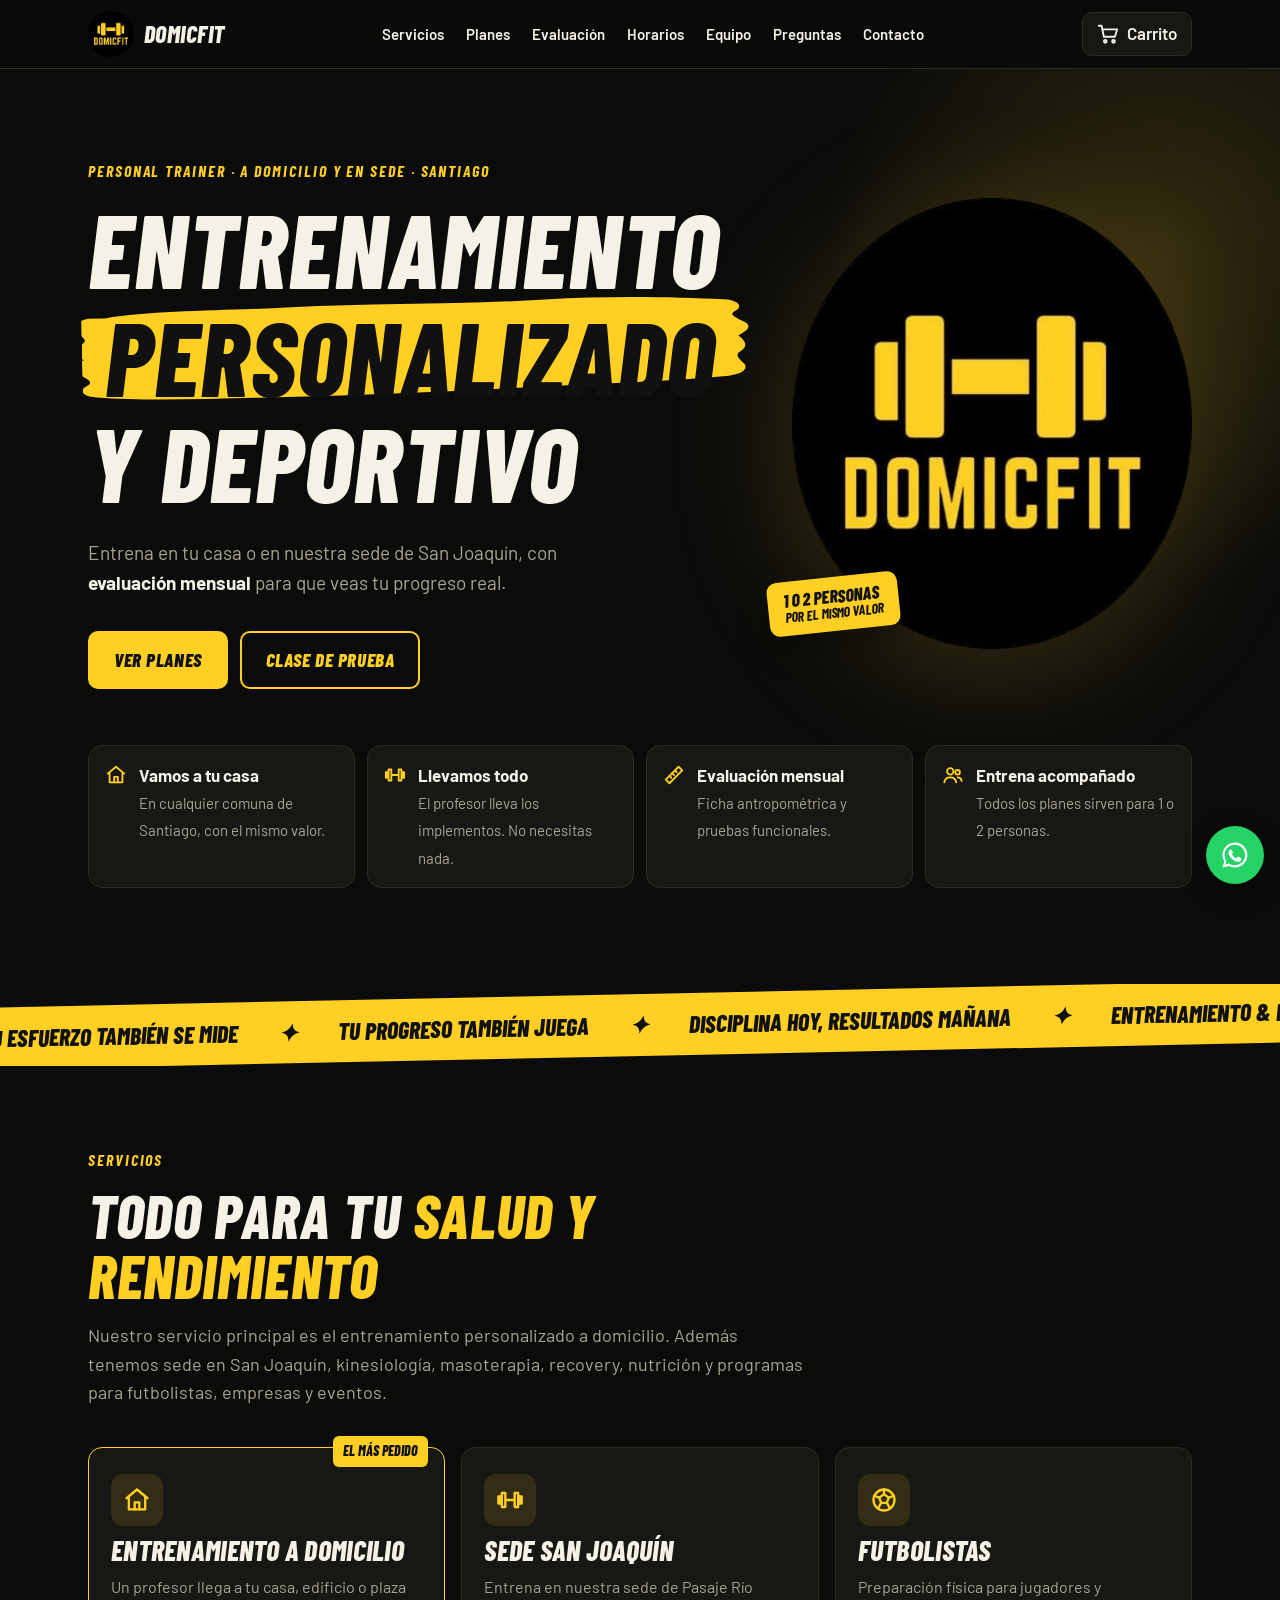
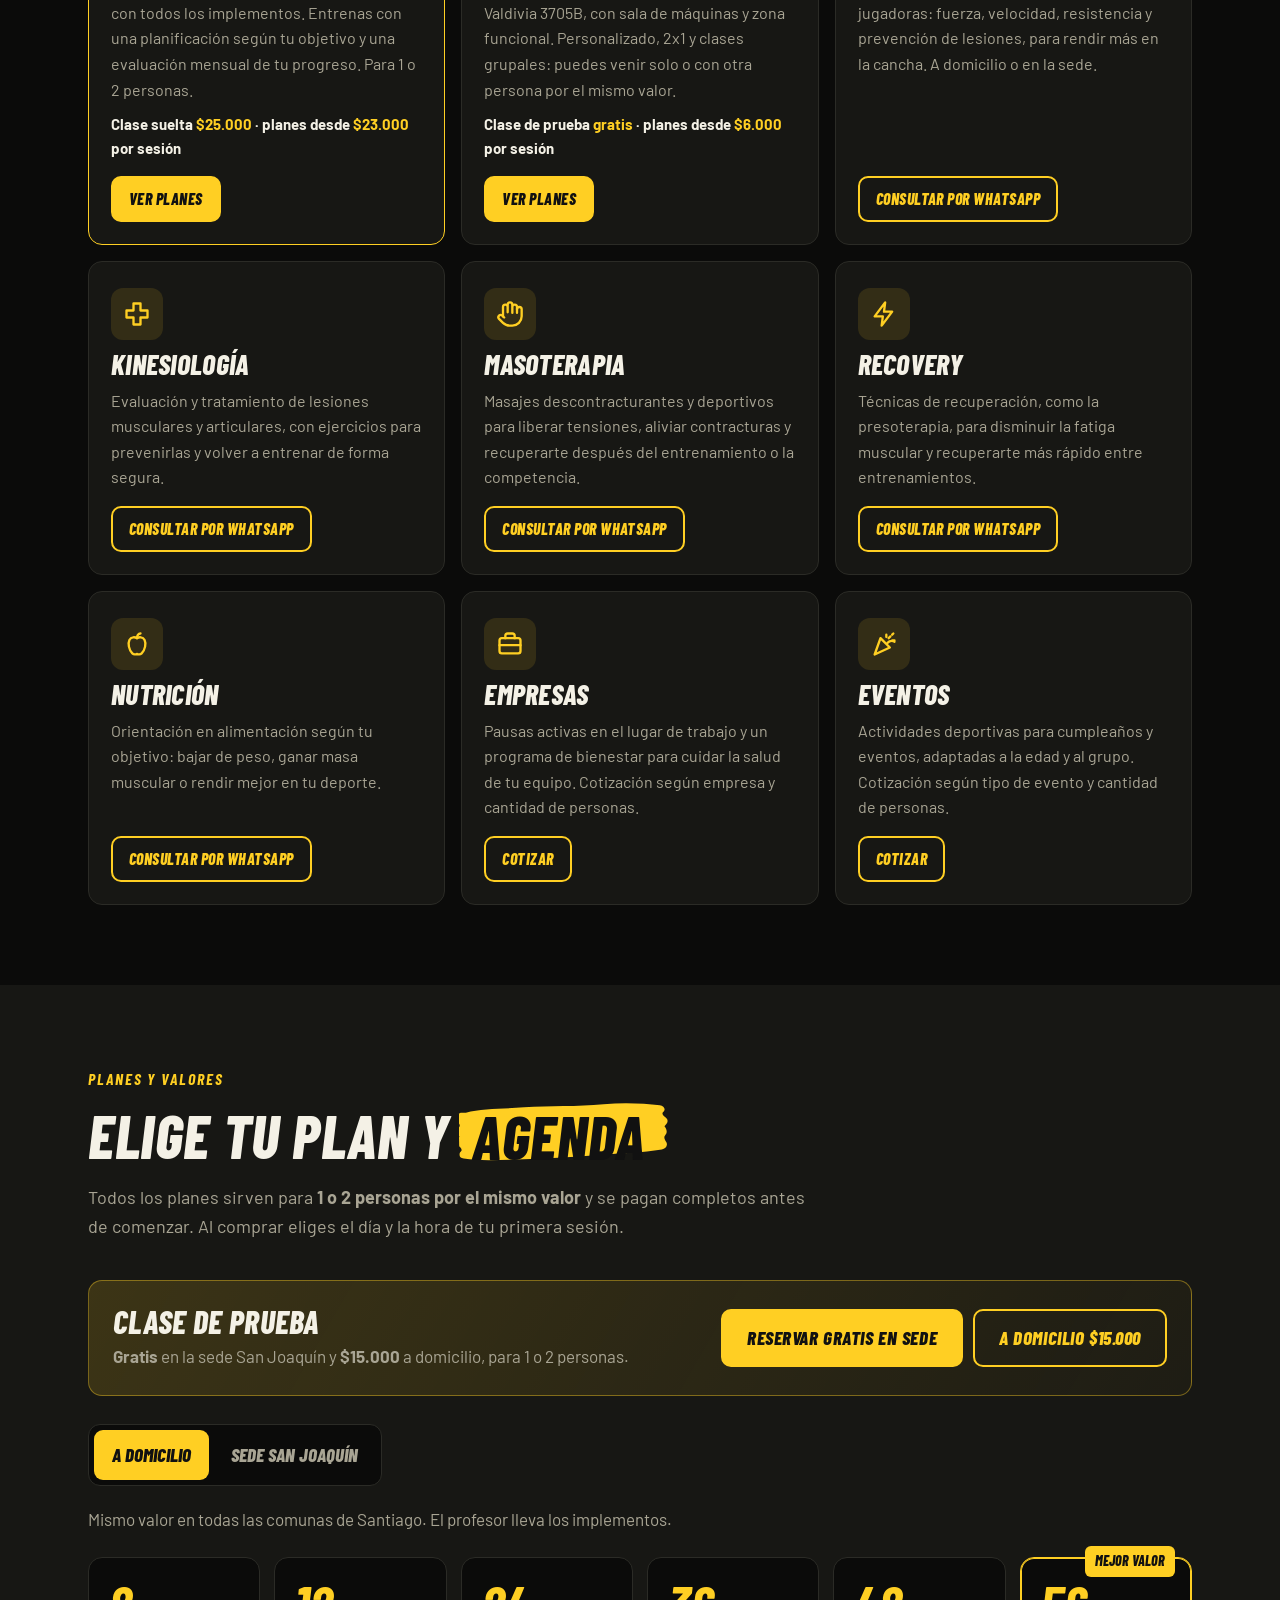
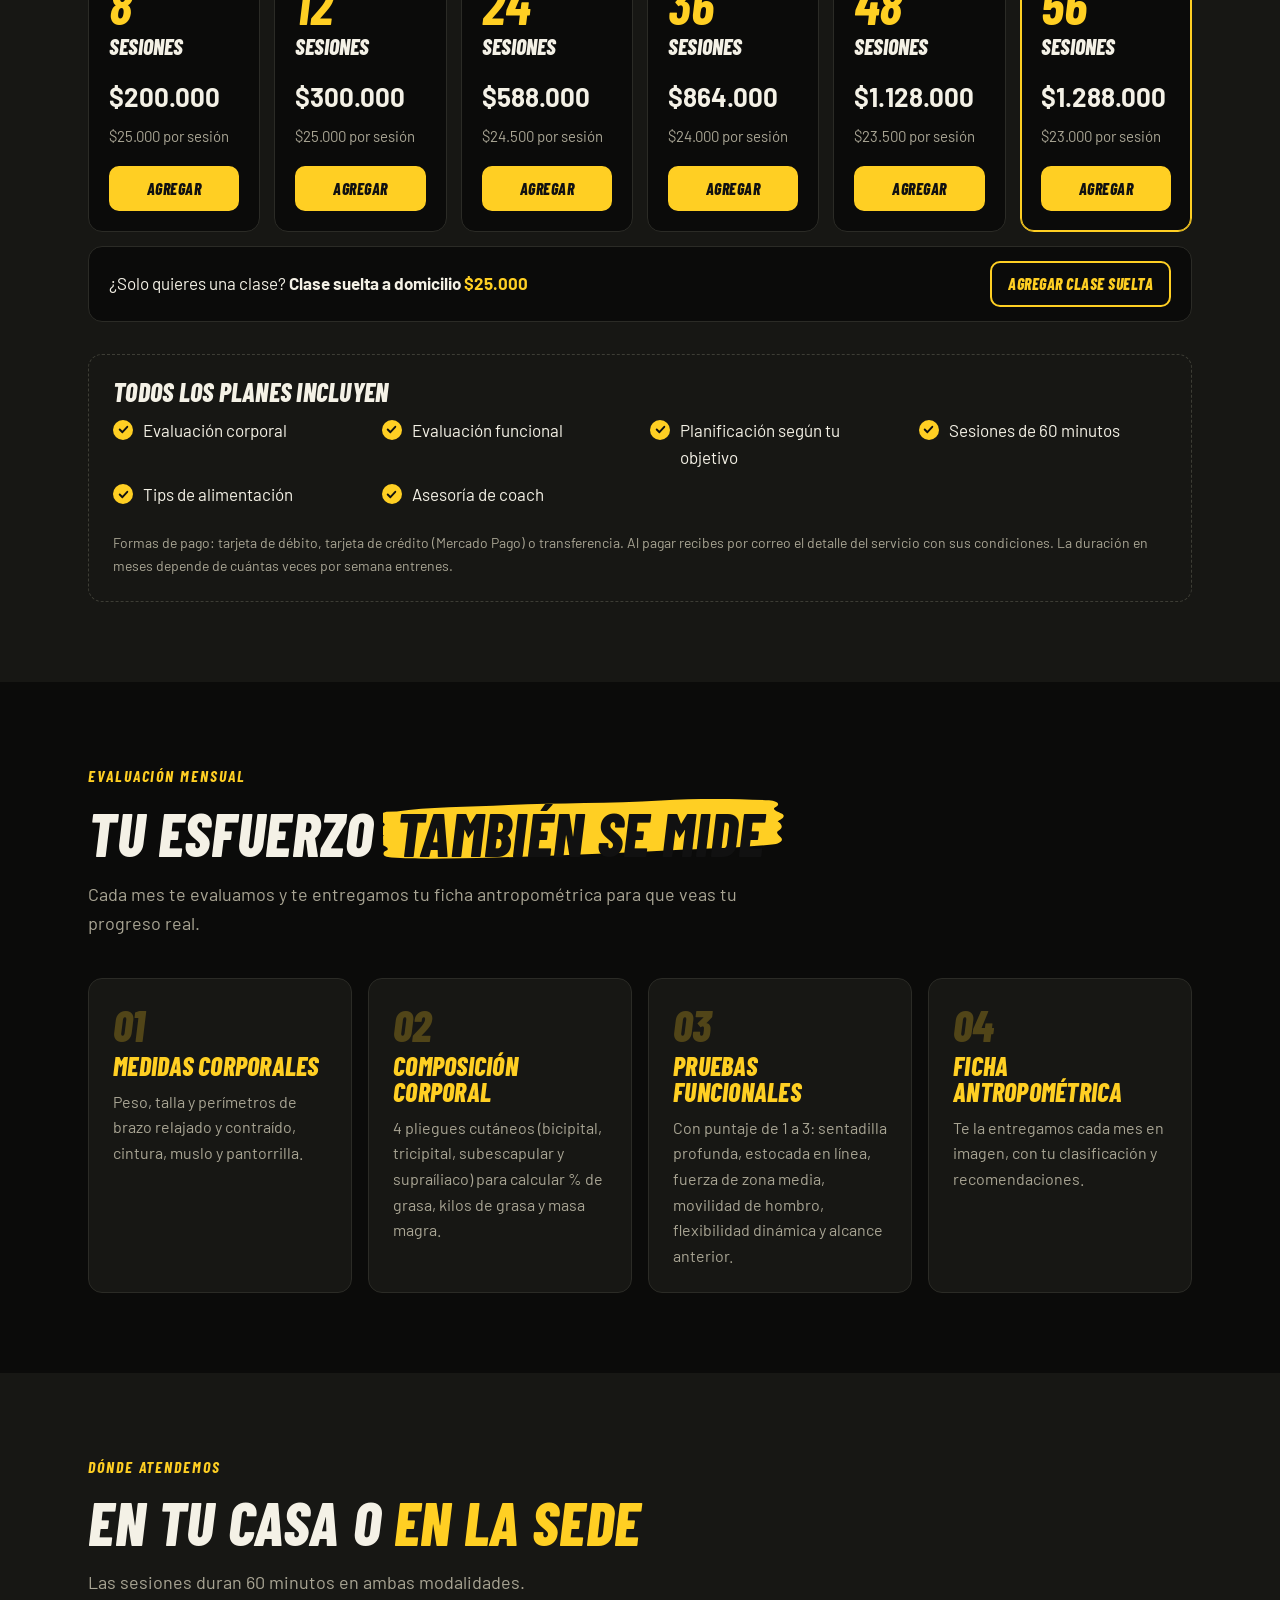
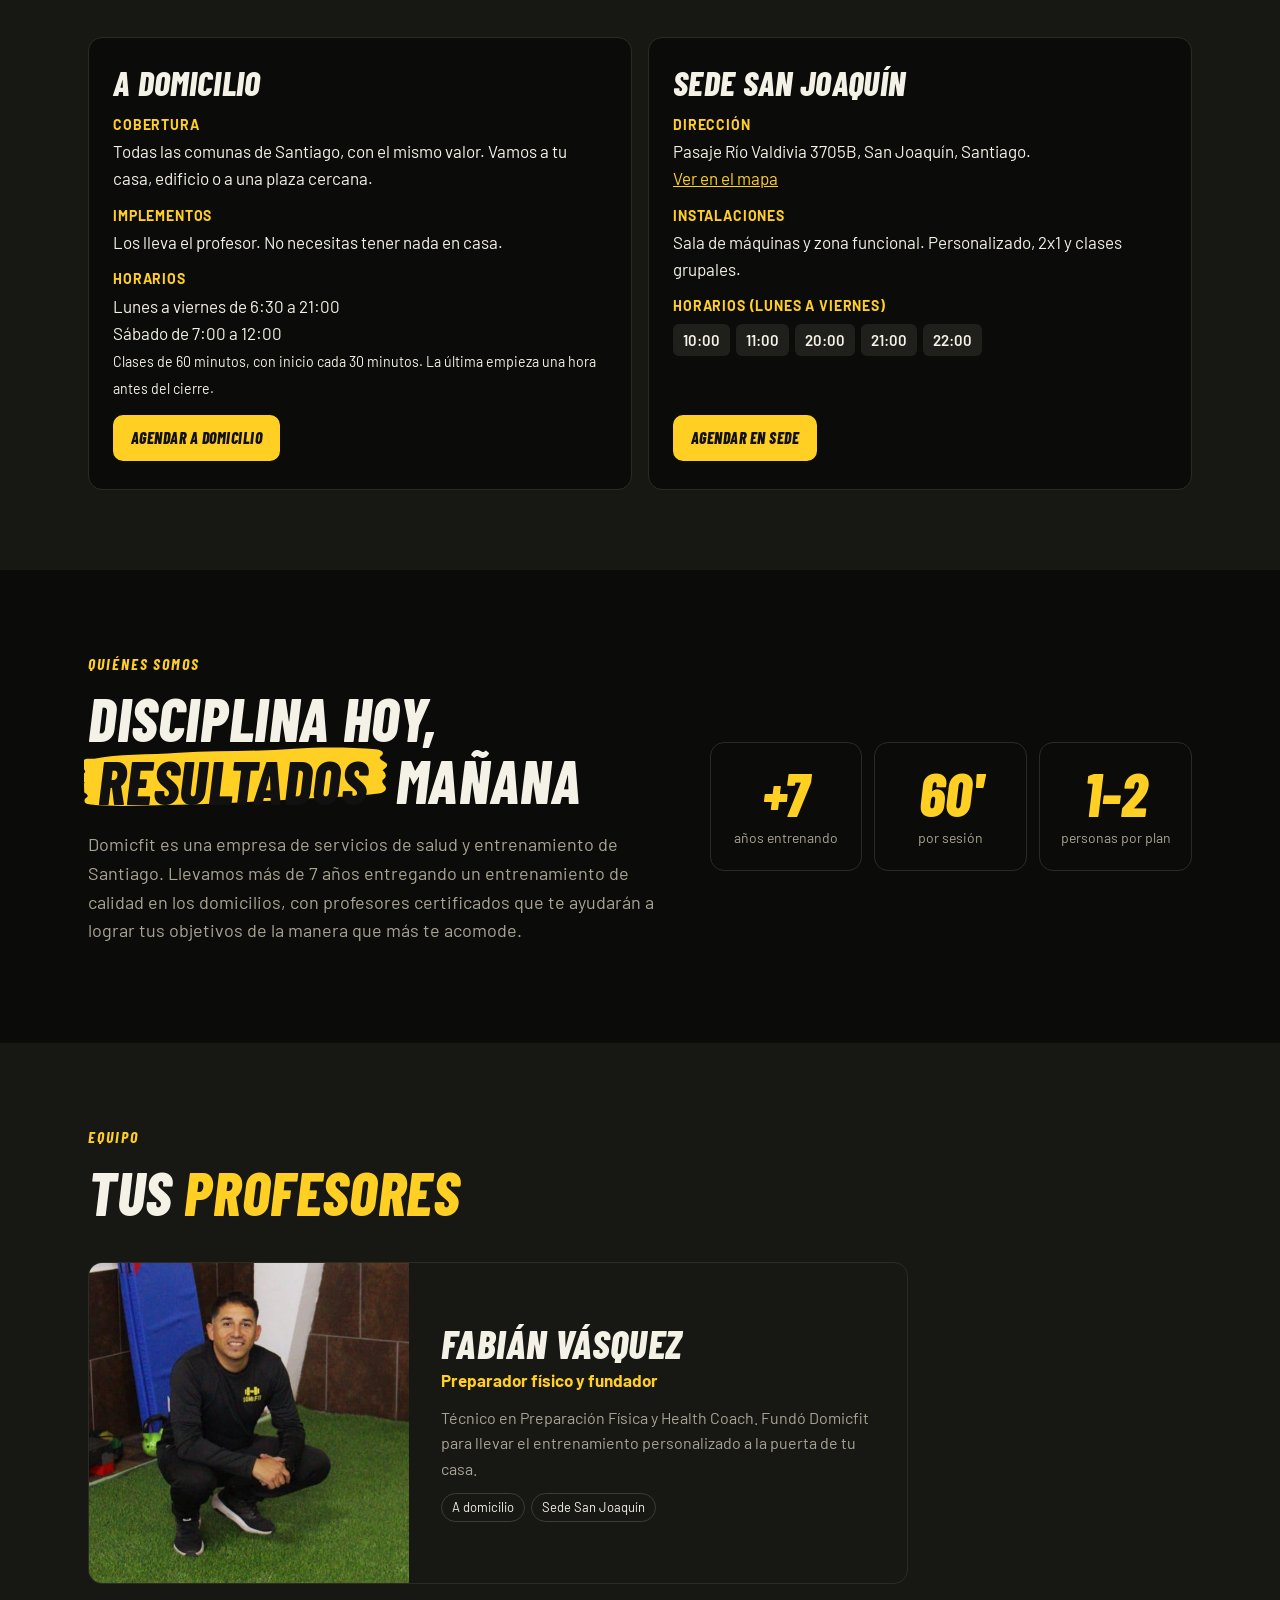
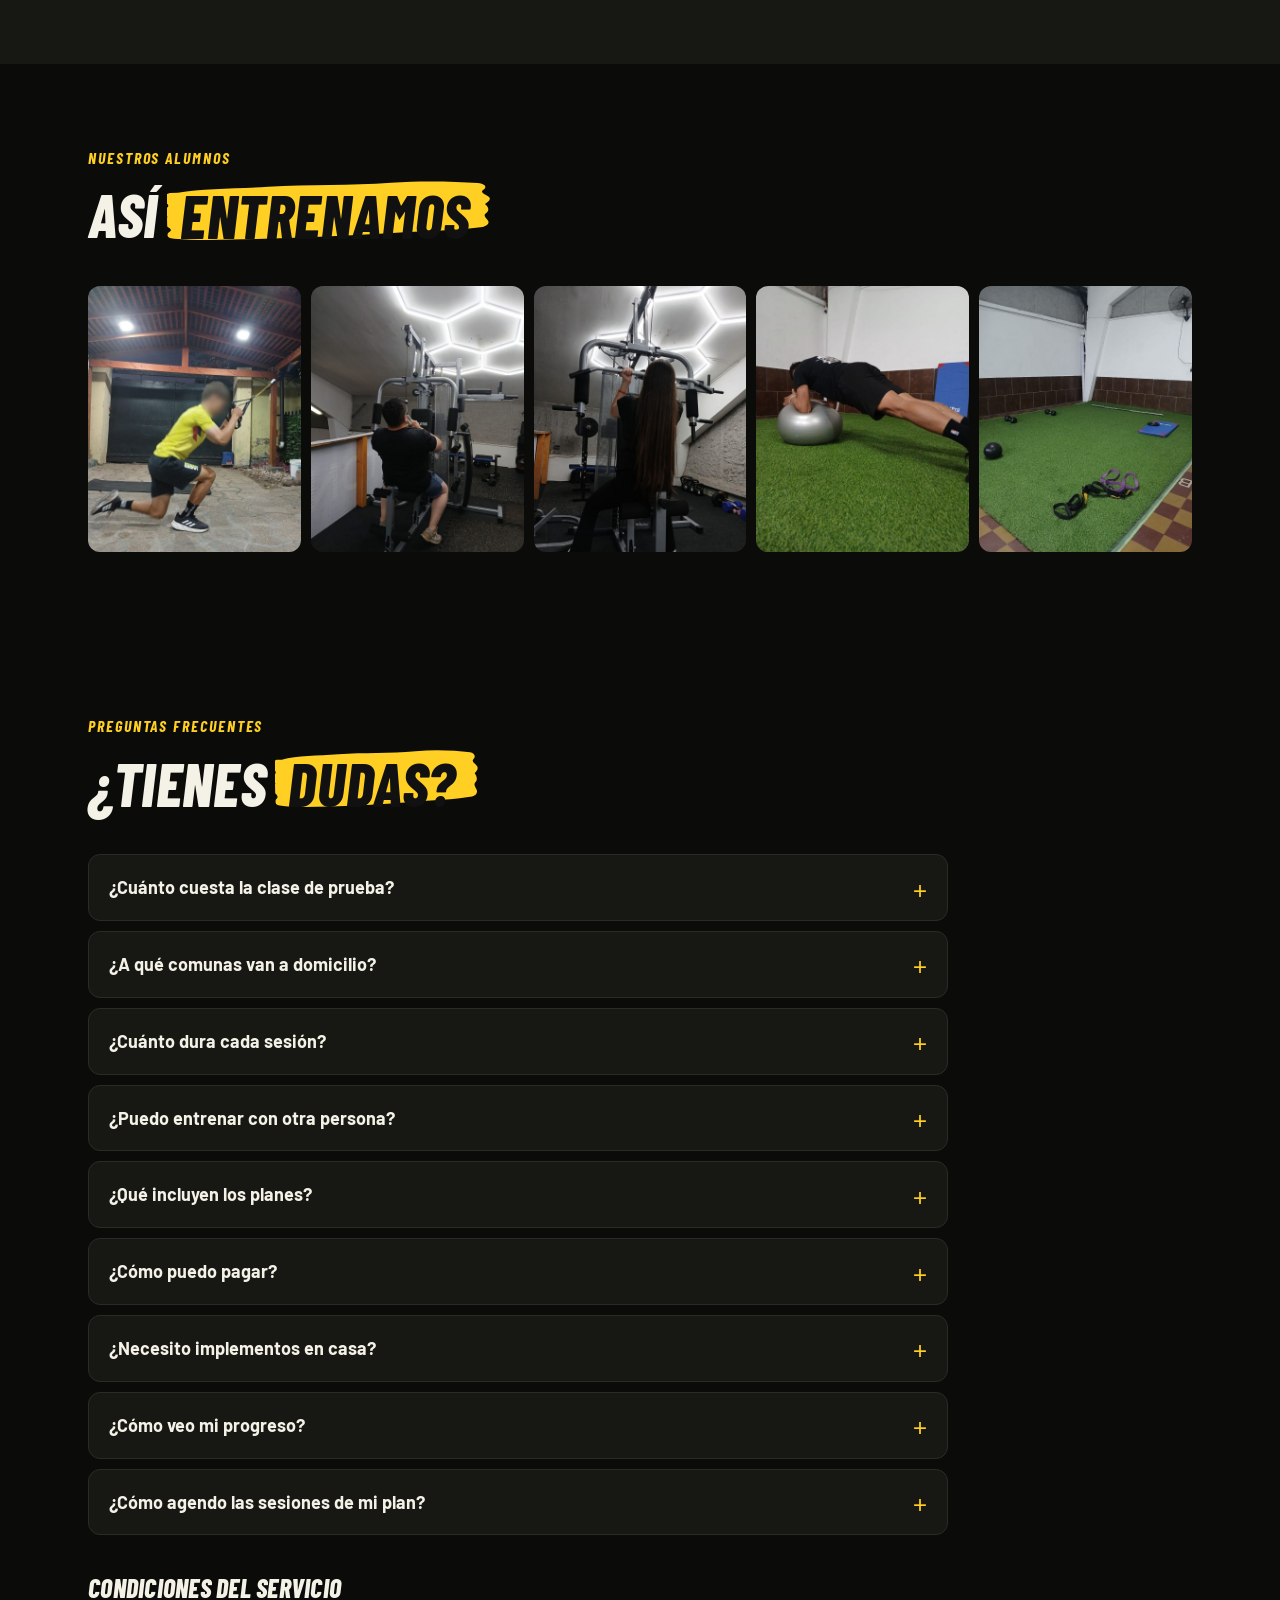
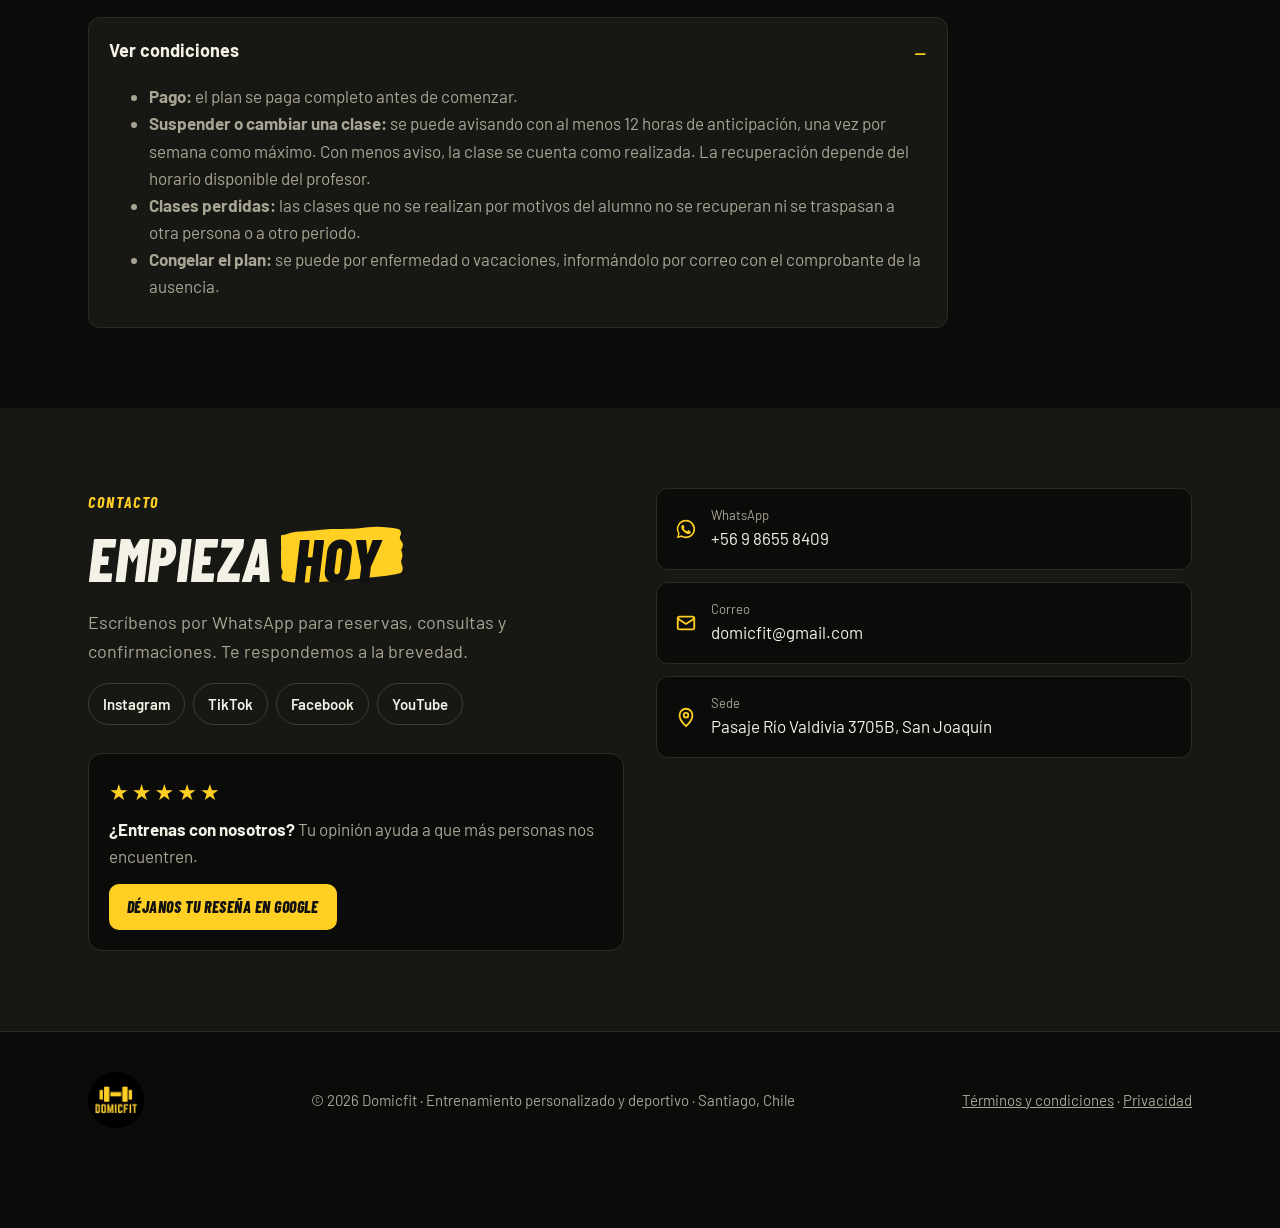
<file: public/index.html>
<!doctype html>
<html lang="es">
<head>
  <meta charset="utf-8">
  <meta name="viewport" content="width=device-width, initial-scale=1">
  <title>Domicfit | Personal trainer a domicilio y en sede en Santiago</title>
  <meta name="description" content="Personal trainer a domicilio en todas las comunas de Santiago, o en nuestra sede de San Joaquín. Entrenamiento personalizado para 1 o 2 personas por el mismo valor, con evaluación mensual. Clase de prueba gratis en sede.">
  <link rel="canonical" href="https://www.domicfit.cl/">
  <meta name="theme-color" content="#0B0B0A">
  <link rel="icon" type="image/png" href="assets/img/favicon.png">
  <link rel="apple-touch-icon" href="assets/img/apple-touch-icon.png">
  <!-- Vista al compartir el link (WhatsApp, Instagram, Facebook) -->
  <meta property="og:type" content="website">
  <meta property="og:locale" content="es_CL">
  <meta property="og:site_name" content="Domicfit">
  <meta property="og:title" content="Domicfit | Entrenamiento personalizado y deportivo">
  <meta property="og:description" content="Entrena en tu casa, en cualquier comuna de Santiago, o en nuestra sede de San Joaquín, con evaluación mensual para que veas tu progreso real. 1 o 2 personas por el mismo valor.">
  <meta property="og:image" content="https://www.domicfit.cl/assets/img/compartir.jpg">
  <meta property="og:image:width" content="1200">
  <meta property="og:image:height" content="630">
  <meta property="og:image:alt" content="Domicfit: entrenamiento personalizado y deportivo, a domicilio en Santiago y en sede San Joaquín">
  <meta property="og:url" content="https://www.domicfit.cl/">
  <meta name="twitter:card" content="summary_large_image">
  <!-- Datos del negocio para Google -->
  <script type="application/ld+json">
  {
    "@context": "https://schema.org",
    "@type": "ExerciseGym",
    "name": "Domicfit",
    "description": "Entrenamiento personalizado y deportivo a domicilio en todas las comunas de Santiago y en sede San Joaquín. Kinesiología, masoterapia, recovery, nutrición y programas para futbolistas, empresas y eventos.",
    "url": "https://www.domicfit.cl/",
    "logo": "https://www.domicfit.cl/assets/img/logo-domicfit.png",
    "image": "https://www.domicfit.cl/assets/img/compartir.jpg",
    "telephone": "+56986558409",
    "email": "domicfit@gmail.com",
    "priceRange": "$$",
    "currenciesAccepted": "CLP",
    "paymentAccepted": "Tarjeta de débito, tarjeta de crédito, transferencia",
    "address": {
      "@type": "PostalAddress",
      "streetAddress": "Pasaje Río Valdivia 3705B",
      "addressLocality": "San Joaquín",
      "addressRegion": "Región Metropolitana",
      "addressCountry": "CL"
    },
    "areaServed": { "@type": "City", "name": "Santiago" },
    "openingHoursSpecification": [
      { "@type": "OpeningHoursSpecification", "dayOfWeek": ["Monday", "Tuesday", "Wednesday", "Thursday", "Friday"], "opens": "06:30", "closes": "23:00" },
      { "@type": "OpeningHoursSpecification", "dayOfWeek": "Saturday", "opens": "07:00", "closes": "12:00" }
    ],
    "sameAs": [
      "https://www.instagram.com/domicfit/",
      "https://www.tiktok.com/@domicfit",
      "https://www.facebook.com/domicfit",
      "https://www.youtube.com/@domicfit"
    ],
    "makesOffer": [
      { "@type": "Offer", "name": "Clase de prueba en sede San Joaquín", "price": "0", "priceCurrency": "CLP" },
      { "@type": "Offer", "name": "Clase de prueba a domicilio", "price": "15000", "priceCurrency": "CLP" },
      { "@type": "Offer", "name": "Clase suelta a domicilio", "price": "25000", "priceCurrency": "CLP" }
    ]
  }
  </script>
  <link rel="preconnect" href="https://fonts.googleapis.com">
  <link rel="preconnect" href="https://fonts.gstatic.com" crossorigin>
  <link href="https://fonts.googleapis.com/css2?family=Barlow+Condensed:ital,wght@1,700;1,800&family=Barlow:wght@400;500;600;700&display=swap" rel="stylesheet">
  <link rel="stylesheet" href="assets/css/styles.css">
</head>
<body>
<!-- Íconos -->
<svg width="0" height="0" style="position:absolute" aria-hidden="true">
  <defs>
    <symbol id="i-casa" viewBox="0 0 24 24" fill="none" stroke="currentColor" stroke-width="2" stroke-linecap="round" stroke-linejoin="round"><path d="M3 10.5 12 3l9 7.5"/><path d="M5 9v11h14V9"/><path d="M10 20v-6h4v6"/></symbol>
    <symbol id="i-sede" viewBox="0 0 24 24" fill="none" stroke="currentColor" stroke-width="2" stroke-linecap="round" stroke-linejoin="round"><path d="M2 9h2v6H2zM20 9h2v6h-2zM5 6h3v12H5zM16 6h3v12h-3zM8 12h8"/></symbol>
    <symbol id="i-balon" viewBox="0 0 24 24" fill="none" stroke="currentColor" stroke-width="2" stroke-linecap="round" stroke-linejoin="round"><circle cx="12" cy="12" r="9"/><path d="m12 7 4 3-1.5 4.5h-5L8 10z"/><path d="M12 3v4M16 10l4.5-1.5M14.5 14.5 17 19M9.5 14.5 7 19M8 10 3.5 8.5"/></symbol>
    <symbol id="i-kine" viewBox="0 0 24 24" fill="none" stroke="currentColor" stroke-width="2" stroke-linecap="round" stroke-linejoin="round"><path d="M9 3h6v6h6v6h-6v6H9v-6H3V9h6z"/></symbol>
    <symbol id="i-mano" viewBox="0 0 24 24" fill="none" stroke="currentColor" stroke-width="2" stroke-linecap="round" stroke-linejoin="round"><path d="M18 11V6a2 2 0 0 0-4 0v5M14 10V4a2 2 0 0 0-4 0v6M10 10.5V6a2 2 0 0 0-4 0v8"/><path d="M18 8a2 2 0 1 1 4 0v6a8 8 0 0 1-8 8h-2c-2.8 0-4.5-.9-6-2.4l-3.6-3.6a2 2 0 0 1 2.8-2.8L7 15"/></symbol>
    <symbol id="i-rayo" viewBox="0 0 24 24" fill="none" stroke="currentColor" stroke-width="2" stroke-linecap="round" stroke-linejoin="round"><path d="M13 2 4 14h7l-1 8 9-12h-7z"/></symbol>
    <symbol id="i-manzana" viewBox="0 0 24 24" fill="none" stroke="currentColor" stroke-width="2" stroke-linecap="round" stroke-linejoin="round"><path d="M12 7c-1.5-1-5-1.5-6.5 1.5S5 17 8 20c1.5 1.5 2.5 1 4 .5 1.5.5 2.5 1 4-.5 3-3 4-8.5 2.5-11.5S13.5 6 12 7z"/><path d="M12 7c0-2 1-4 3-4"/></symbol>
    <symbol id="i-maletin" viewBox="0 0 24 24" fill="none" stroke="currentColor" stroke-width="2" stroke-linecap="round" stroke-linejoin="round"><rect x="3" y="7" width="18" height="13" rx="2"/><path d="M8 7V5a2 2 0 0 1 2-2h4a2 2 0 0 1 2 2v2M3 13h18"/></symbol>
    <symbol id="i-fiesta" viewBox="0 0 24 24" fill="none" stroke="currentColor" stroke-width="2" stroke-linecap="round" stroke-linejoin="round"><path d="M4 21 9 7l8 8z"/><path d="M14 4v2M19 9h2M17.5 5.5 16 7M20 3l-1 1M15 11c2-2 4-2 6-1"/></symbol>
    <symbol id="i-regla" viewBox="0 0 24 24" fill="none" stroke="currentColor" stroke-width="2" stroke-linecap="round" stroke-linejoin="round"><path d="M3 17 17 3l4 4L7 21z"/><path d="m7 13 2 2M10 10l2 2M13 7l2 2"/></symbol>
    <symbol id="i-personas" viewBox="0 0 24 24" fill="none" stroke="currentColor" stroke-width="2" stroke-linecap="round" stroke-linejoin="round"><circle cx="9" cy="8" r="3.5"/><path d="M2.5 20c.5-3.5 3-5.5 6.5-5.5s6 2 6.5 5.5"/><circle cx="17" cy="9" r="2.5"/><path d="M17 14.5c2.5 0 4 1.5 4.5 4"/></symbol>
    <symbol id="i-carrito" viewBox="0 0 24 24" fill="none" stroke="currentColor" stroke-width="2" stroke-linecap="round" stroke-linejoin="round"><circle cx="9" cy="20" r="1.5"/><circle cx="18" cy="20" r="1.5"/><path d="M2 3h3l2.5 12h12L22 7H6"/></symbol>
    <symbol id="i-pin" viewBox="0 0 24 24" fill="none" stroke="currentColor" stroke-width="2" stroke-linecap="round" stroke-linejoin="round"><path d="M12 22s7-6.5 7-12a7 7 0 0 0-14 0c0 5.5 7 12 7 12z"/><circle cx="12" cy="10" r="2.5"/></symbol>
    <symbol id="i-correo" viewBox="0 0 24 24" fill="none" stroke="currentColor" stroke-width="2" stroke-linecap="round" stroke-linejoin="round"><rect x="3" y="5" width="18" height="14" rx="2"/><path d="m3 7 9 6 9-6"/></symbol>
    <symbol id="i-whatsapp" viewBox="0 0 24 24" fill="currentColor"><path d="M12 2a10 10 0 0 0-8.6 15.1L2 22l5-1.3A10 10 0 1 0 12 2zm0 18.2c-1.6 0-3.1-.4-4.4-1.2l-.3-.2-3 .8.8-2.9-.2-.3A8.2 8.2 0 1 1 12 20.2zm4.5-6.1c-.2-.1-1.5-.7-1.7-.8-.2-.1-.4-.1-.6.1l-.8 1c-.1.2-.3.2-.5.1a6.7 6.7 0 0 1-3.3-2.9c-.2-.4.2-.4.7-1.3.1-.2 0-.3 0-.4l-.8-1.8c-.2-.5-.4-.4-.6-.4h-.5c-.2 0-.4.1-.7.3-.2.3-.9.9-.9 2.2s.9 2.5 1 2.7c.1.2 1.8 2.8 4.4 3.9 1.6.7 2.3.8 3.1.6.5-.1 1.5-.6 1.7-1.2.2-.6.2-1.1.2-1.2-.1-.1-.3-.2-.5-.3z"/></symbol>
    <symbol id="i-menu" viewBox="0 0 24 24" fill="none" stroke="currentColor" stroke-width="2" stroke-linecap="round"><path d="M4 7h16M4 12h16M4 17h16"/></symbol>
  </defs>
</svg>

<header class="cabecera">
  <div class="contenedor cabecera__fila">
    <a href="#inicio" class="marca" aria-label="Domicfit, ir al inicio">
      <img src="assets/img/logo-domicfit-240.png" alt="" width="46" height="46">
      <span>DOMICFIT</span>
    </a>
    <nav class="menu" aria-label="Principal">
      <a href="#servicios">Servicios</a>
      <a href="#planes">Planes</a>
      <a href="#evaluacion">Evaluación</a>
      <a href="#horarios">Horarios</a>
      <a href="#equipo">Equipo</a>
      <a href="#preguntas">Preguntas</a>
      <a href="#contacto">Contacto</a>
    </nav>
    <div class="cabecera__acciones">
      <button class="boton-carrito" type="button" data-abrir-carrito aria-label="Abrir carrito">
        <svg class="icono"><use href="#i-carrito"/></svg>
        <span class="texto-carrito">Carrito</span>
        <span class="contador" data-contador hidden>0</span>
      </button>
      <button class="boton-menu" type="button" aria-label="Abrir menú" aria-expanded="false" aria-controls="menu-movil" data-boton-menu>
        <svg class="icono"><use href="#i-menu"/></svg>
      </button>
    </div>
  </div>
  <nav class="menu-movil" id="menu-movil" aria-label="Principal móvil">
    <a href="#servicios">Servicios</a>
    <a href="#planes">Planes y valores</a>
    <a href="#evaluacion">Evaluación mensual</a>
    <a href="#horarios">Dónde y horarios</a>
    <a href="#equipo">Equipo</a>
    <a href="#preguntas">Preguntas frecuentes</a>
    <a href="#contacto">Contacto</a>
  </nav>
</header>

<main>
  <!-- ============ PORTADA ============ -->
  <section class="portada" id="inicio">
    <div class="contenedor">
      <div class="portada__grid">
        <div>
          <span class="antetitulo">Personal trainer · A domicilio y en sede · Santiago</span>
          <h1>
            <span class="linea">Entrenamiento</span>
            <span class="linea"><span class="pincel">personalizado</span></span>
            <span class="linea">y deportivo</span>
          </h1>
          <p class="portada__texto">Entrena en tu casa o en nuestra sede de San Joaquín, con <strong>evaluación mensual</strong> para que veas tu progreso real.</p>
          <div class="portada__botones">
            <a href="#planes" class="boton">Ver planes</a>
            <a href="#prueba" class="boton boton--borde">Clase de prueba</a>
          </div>
        </div>
        <div class="portada__logo">
          <img src="assets/img/logo-domicfit.png" alt="Logo Domicfit" width="451" height="451">
          <div class="portada__sello">1 o 2 personas<small>por el mismo valor</small></div>
        </div>
      </div>

      <div class="ventajas">
        <div class="ventaja"><svg class="icono"><use href="#i-casa"/></svg><div><strong>Vamos a tu casa</strong><span>En cualquier comuna de Santiago, con el mismo valor.</span></div></div>
        <div class="ventaja"><svg class="icono"><use href="#i-sede"/></svg><div><strong>Llevamos todo</strong><span>El profesor lleva los implementos. No necesitas nada.</span></div></div>
        <div class="ventaja"><svg class="icono"><use href="#i-regla"/></svg><div><strong>Evaluación mensual</strong><span>Ficha antropométrica y pruebas funcionales.</span></div></div>
        <div class="ventaja"><svg class="icono"><use href="#i-personas"/></svg><div><strong>Entrena acompañado</strong><span>Todos los planes sirven para 1 o 2 personas.</span></div></div>
      </div>
    </div>
  </section>

  <div class="cinta-envoltura" aria-hidden="true"><div class="cinta">
    <div class="cinta__pista">
      <span>Tu esfuerzo también se mide</span><span>Tu progreso también juega</span><span>Disciplina hoy, resultados mañana</span><span>Entrenamiento &amp; Recovery</span>
      <span>Tu esfuerzo también se mide</span><span>Tu progreso también juega</span><span>Disciplina hoy, resultados mañana</span><span>Entrenamiento &amp; Recovery</span>
    </div>
  </div></div>

  <!-- ============ SERVICIOS ============ -->
  <section class="seccion" id="servicios">
    <div class="contenedor">
      <div class="seccion__cabeza">
        <span class="antetitulo">Servicios</span>
        <h2>Todo para tu <span class="subrayado">salud y rendimiento</span></h2>
        <p>Nuestro servicio principal es el entrenamiento personalizado a domicilio. Además tenemos sede en San Joaquín, kinesiología, masoterapia, recovery, nutrición y programas para futbolistas, empresas y eventos.</p>
      </div>

      <div class="grid-servicios">
        <article class="servicio servicio--destacado">
          <span class="etiqueta">El más pedido</span>
          <div class="servicio__icono"><svg><use href="#i-casa"/></svg></div>
          <h3>Entrenamiento a domicilio</h3>
          <p>Un profesor llega a tu casa, edificio o plaza con todos los implementos. Entrenas con una planificación según tu objetivo y una evaluación mensual de tu progreso. Para 1 o 2 personas.</p>
          <div class="servicio__precio">Clase suelta <b>$25.000</b> · planes desde <b>$23.000</b> por sesión</div>
          <a href="#planes" class="boton boton--chico" data-ir-pestana="domicilio">Ver planes</a>
        </article>
        <article class="servicio">
          <div class="servicio__icono"><svg><use href="#i-sede"/></svg></div>
          <h3>Sede San Joaquín</h3>
          <p>Entrena en nuestra sede de Pasaje Río Valdivia 3705B, con sala de máquinas y zona funcional. Personalizado, 2x1 y clases grupales: puedes venir solo o con otra persona por el mismo valor.</p>
          <div class="servicio__precio">Clase de prueba <b>gratis</b> · planes desde <b>$6.000</b> por sesión</div>
          <a href="#planes" class="boton boton--chico" data-ir-pestana="sede">Ver planes</a>
        </article>
        <article class="servicio">
          <div class="servicio__icono"><svg><use href="#i-balon"/></svg></div>
          <h3>Futbolistas</h3>
          <p>Preparación física para jugadores y jugadoras: fuerza, velocidad, resistencia y prevención de lesiones, para rendir más en la cancha. A domicilio o en la sede.</p>
          <a class="boton boton--chico boton--borde" data-whatsapp="Hola Domicfit, quiero información del programa para futbolistas.">Consultar por WhatsApp</a>
        </article>
        <article class="servicio">
          <div class="servicio__icono"><svg><use href="#i-kine"/></svg></div>
          <h3>Kinesiología</h3>
          <p>Evaluación y tratamiento de lesiones musculares y articulares, con ejercicios para prevenirlas y volver a entrenar de forma segura.</p>
          <a class="boton boton--chico boton--borde" data-whatsapp="Hola Domicfit, quiero información sobre kinesiología.">Consultar por WhatsApp</a>
        </article>
        <article class="servicio">
          <div class="servicio__icono"><svg><use href="#i-mano"/></svg></div>
          <h3>Masoterapia</h3>
          <p>Masajes descontracturantes y deportivos para liberar tensiones, aliviar contracturas y recuperarte después del entrenamiento o la competencia.</p>
          <a class="boton boton--chico boton--borde" data-whatsapp="Hola Domicfit, quiero información sobre masoterapia.">Consultar por WhatsApp</a>
        </article>
        <article class="servicio">
          <div class="servicio__icono"><svg><use href="#i-rayo"/></svg></div>
          <h3>Recovery</h3>
          <p>Técnicas de recuperación, como la presoterapia, para disminuir la fatiga muscular y recuperarte más rápido entre entrenamientos.</p>
          <a class="boton boton--chico boton--borde" data-whatsapp="Hola Domicfit, quiero información sobre recovery y presoterapia.">Consultar por WhatsApp</a>
        </article>
        <article class="servicio">
          <div class="servicio__icono"><svg><use href="#i-manzana"/></svg></div>
          <h3>Nutrición</h3>
          <p>Orientación en alimentación según tu objetivo: bajar de peso, ganar masa muscular o rendir mejor en tu deporte.</p>
          <a class="boton boton--chico boton--borde" data-whatsapp="Hola Domicfit, quiero información sobre nutrición.">Consultar por WhatsApp</a>
        </article>
        <article class="servicio">
          <div class="servicio__icono"><svg><use href="#i-maletin"/></svg></div>
          <h3>Empresas</h3>
          <p>Pausas activas en el lugar de trabajo y un programa de bienestar para cuidar la salud de tu equipo. Cotización según empresa y cantidad de personas.</p>
          <a class="boton boton--chico boton--borde" data-whatsapp="Hola Domicfit, quiero cotizar pausas activas / programa de bienestar para mi empresa.">Cotizar</a>
        </article>
        <article class="servicio">
          <div class="servicio__icono"><svg><use href="#i-fiesta"/></svg></div>
          <h3>Eventos</h3>
          <p>Actividades deportivas para cumpleaños y eventos, adaptadas a la edad y al grupo. Cotización según tipo de evento y cantidad de personas.</p>
          <a class="boton boton--chico boton--borde" data-whatsapp="Hola Domicfit, quiero cotizar una actividad deportiva para un evento.">Cotizar</a>
        </article>
      </div>
    </div>
  </section>

  <!-- ============ PLANES ============ -->
  <section class="seccion seccion--alt" id="planes">
    <div class="contenedor">
      <div class="seccion__cabeza">
        <span class="antetitulo">Planes y valores</span>
        <h2>Elige tu plan y <span class="pincel">agenda</span></h2>
        <p>Todos los planes sirven para <strong>1 o 2 personas por el mismo valor</strong> y se pagan completos antes de comenzar. Al comprar eliges el día y la hora de tu primera sesión.</p>
      </div>

      <div class="prueba" id="prueba">
        <div>
          <h3>Clase de prueba</h3>
          <p><strong>Gratis</strong> en la sede San Joaquín y <strong>$15.000</strong> a domicilio, para 1 o 2 personas.</p>
        </div>
        <div class="prueba__botones">
          <button class="boton" type="button" data-prueba="prueba-sede">Reservar gratis en sede</button>
          <button class="boton boton--borde" type="button" data-prueba="prueba-domicilio">A domicilio $15.000</button>
        </div>
      </div>

      <div class="pestanas" role="tablist" aria-label="Modalidad">
        <button class="pestana" role="tab" id="tab-domicilio" aria-controls="planes-lista" aria-selected="true" data-pestana="domicilio">A domicilio</button>
        <button class="pestana" role="tab" id="tab-sede" aria-controls="planes-lista" aria-selected="false" data-pestana="sede">Sede San Joaquín</button>
      </div>
      <p class="planes__nota" data-nota-planes>Mismo valor en todas las comunas de Santiago. El profesor lleva los implementos.</p>
      <div class="grid-planes" id="planes-lista" role="tabpanel" aria-live="polite">
        <p class="nota">Cargando planes…</p>
      </div>
      <div class="suelta" data-suelta>
        <span>¿Solo quieres una clase? <strong>Clase suelta a domicilio</strong> <b>$25.000</b></span>
        <button type="button" class="boton boton--chico boton--borde" data-agregar="dom-1">Agregar clase suelta</button>
      </div>

      <div class="incluye">
        <div>
          <h3>Todos los planes incluyen</h3>
          <ul>
            <li>Evaluación corporal</li>
            <li>Evaluación funcional</li>
            <li>Planificación según tu objetivo</li>
            <li>Sesiones de 60 minutos</li>
            <li>Tips de alimentación</li>
            <li>Asesoría de coach</li>
          </ul>
        </div>
        <p class="nota">Formas de pago: tarjeta de débito, tarjeta de crédito (Mercado Pago) o transferencia. Al pagar recibes por correo el detalle del servicio con sus condiciones. La duración en meses depende de cuántas veces por semana entrenes.</p>
      </div>
    </div>
  </section>

  <!-- ============ EVALUACIÓN ============ -->
  <section class="seccion" id="evaluacion">
    <div class="contenedor">
      <div class="seccion__cabeza">
        <span class="antetitulo">Evaluación mensual</span>
        <h2>Tu esfuerzo <span class="pincel">también se mide</span></h2>
        <p>Cada mes te evaluamos y te entregamos tu ficha antropométrica para que veas tu progreso real.</p>
      </div>
      <div class="grid-evaluacion">
        <div class="bloque">
          <div class="numero">01</div>
          <h3>Medidas corporales</h3>
          <p>Peso, talla y perímetros de brazo relajado y contraído, cintura, muslo y pantorrilla.</p>
        </div>
        <div class="bloque">
          <div class="numero">02</div>
          <h3>Composición corporal</h3>
          <p>4 pliegues cutáneos (bicipital, tricipital, subescapular y supraíliaco) para calcular % de grasa, kilos de grasa y masa magra.</p>
        </div>
        <div class="bloque">
          <div class="numero">03</div>
          <h3>Pruebas funcionales</h3>
          <p>Con puntaje de 1 a 3: sentadilla profunda, estocada en línea, fuerza de zona media, movilidad de hombro, flexibilidad dinámica y alcance anterior.</p>
        </div>
        <div class="bloque">
          <div class="numero">04</div>
          <h3>Ficha antropométrica</h3>
          <p>Te la entregamos cada mes en imagen, con tu clasificación y recomendaciones.</p>
        </div>
      </div>
    </div>
  </section>

  <!-- ============ HORARIOS ============ -->
  <section class="seccion seccion--alt" id="horarios">
    <div class="contenedor">
      <div class="seccion__cabeza">
        <span class="antetitulo">Dónde atendemos</span>
        <h2>En tu casa o <span class="subrayado">en la sede</span></h2>
        <p>Las sesiones duran 60 minutos en ambas modalidades.</p>
      </div>
      <div class="grid-lugares">
        <article class="lugar">
          <h3>A domicilio</h3>
          <dl>
            <div><dt>Cobertura</dt><dd>Todas las comunas de Santiago, con el mismo valor. Vamos a tu casa, edificio o a una plaza cercana.</dd></div>
            <div><dt>Implementos</dt><dd>Los lleva el profesor. No necesitas tener nada en casa.</dd></div>
            <div><dt>Horarios</dt><dd>Lunes a viernes de 6:30 a 21:00<br>Sábado de 7:00 a 12:00<br><small>Clases de 60 minutos, con inicio cada 30 minutos. La última empieza una hora antes del cierre.</small></dd></div>
          </dl>
          <a href="#planes" class="boton boton--chico" data-ir-pestana="domicilio">Agendar a domicilio</a>
        </article>
        <article class="lugar">
          <h3>Sede San Joaquín</h3>
          <dl>
            <div><dt>Dirección</dt><dd>Pasaje Río Valdivia 3705B, San Joaquín, Santiago.<br><a href="https://www.google.com/maps/search/?api=1&query=Pasaje+R%C3%ADo+Valdivia+3705B%2C+San+Joaqu%C3%ADn%2C+Santiago" target="_blank" rel="noopener">Ver en el mapa</a></dd></div>
            <div><dt>Instalaciones</dt><dd>Sala de máquinas y zona funcional. Personalizado, 2x1 y clases grupales.</dd></div>
            <div><dt>Horarios (lunes a viernes)</dt><dd>
              <div class="horas"><span>10:00</span><span>11:00</span><span>20:00</span><span>21:00</span><span>22:00</span></div>
            </dd></div>
          </dl>
          <a href="#planes" class="boton boton--chico" data-ir-pestana="sede">Agendar en sede</a>
        </article>
      </div>
    </div>
  </section>

  <!-- ============ NOSOTROS ============ -->
  <section class="seccion" id="nosotros">
    <div class="contenedor nosotros">
      <div>
        <span class="antetitulo">Quiénes somos</span>
        <h2>Disciplina hoy, <span class="pincel">resultados</span> mañana</h2>
        <p>Domicfit es una empresa de servicios de salud y entrenamiento de Santiago. Llevamos más de 7 años entregando un entrenamiento de calidad en los domicilios, con profesores certificados que te ayudarán a lograr tus objetivos de la manera que más te acomode.</p>
      </div>
      <div class="cifras">
        <div class="cifra"><b>+7</b><span>años entrenando</span></div>
        <div class="cifra"><b>60'</b><span>por sesión</span></div>
        <div class="cifra"><b>1-2</b><span>personas por plan</span></div>
      </div>
    </div>
  </section>

  <!-- ============ EQUIPO ============ -->
  <section class="seccion seccion--alt" id="equipo">
    <div class="contenedor">
      <div class="seccion__cabeza">
        <span class="antetitulo">Equipo</span>
        <h2>Tus <span class="subrayado">profesores</span></h2>
      </div>
      <div class="grid-equipo" data-equipo></div>
    </div>
  </section>

  <!-- Galería: aparece sola cuando se agregan fotos en data/galeria.json -->
  <section class="seccion" id="galeria" hidden>
    <div class="contenedor">
      <div class="seccion__cabeza">
        <span class="antetitulo">Nuestros alumnos</span>
        <h2>Así <span class="pincel">entrenamos</span></h2>
      </div>
      <div class="galeria" data-galeria></div>
    </div>
  </section>

  <!-- Testimonios: aparece solo cuando hay opiniones en data/testimonios.json -->
  <section class="seccion seccion--alt" id="testimonios" hidden>
    <div class="contenedor">
      <div class="seccion__cabeza">
        <span class="antetitulo">Opiniones</span>
        <h2>Lo que dicen <span class="subrayado">nuestros alumnos</span></h2>
      </div>
      <div class="grid-testimonios" data-testimonios></div>
    </div>
  </section>

  <!-- ============ PREGUNTAS ============ -->
  <section class="seccion" id="preguntas">
    <div class="contenedor">
      <div class="seccion__cabeza">
        <span class="antetitulo">Preguntas frecuentes</span>
        <h2>¿Tienes <span class="pincel">dudas?</span></h2>
      </div>
      <div class="faq">
        <details><summary>¿Cuánto cuesta la clase de prueba?</summary><div><p>Es gratis en la sede San Joaquín y cuesta $15.000 a domicilio, para 1 o 2 personas.</p></div></details>
        <details><summary>¿A qué comunas van a domicilio?</summary><div><p>A todas las comunas de Santiago, con el mismo valor.</p></div></details>
        <details><summary>¿Cuánto dura cada sesión?</summary><div><p>60 minutos.</p></div></details>
        <details><summary>¿Puedo entrenar con otra persona?</summary><div><p>Sí. Todos los planes sirven para 1 o 2 personas, por el mismo valor.</p></div></details>
        <details><summary>¿Qué incluyen los planes?</summary><div><p>Evaluación corporal y funcional, planificación según tu objetivo, sesiones de 60 minutos, tips de alimentación y asesoría de coach.</p></div></details>
        <details><summary>¿Cómo puedo pagar?</summary><div><p>Con tarjeta de débito o crédito a través de Mercado Pago, o por transferencia.</p></div></details>
        <details><summary>¿Necesito implementos en casa?</summary><div><p>No. Cada profesor lleva los implementos necesarios.</p></div></details>
        <details><summary>¿Cómo veo mi progreso?</summary><div><p>Te evaluamos cada mes y te enviamos tu ficha antropométrica.</p></div></details>
        <details><summary>¿Cómo agendo las sesiones de mi plan?</summary><div><p>Al comprar eliges el día y la hora de tu primera sesión. Las siguientes las coordinamos contigo por WhatsApp según cuántas veces por semana quieras entrenar.</p></div></details>
      </div>

      <div class="condiciones" id="condiciones">
        <h3>Condiciones del servicio</h3>
        <div class="faq" style="margin-top:16px">
          <details open><summary>Ver condiciones</summary><div><ul>
            <li><strong>Pago:</strong> el plan se paga completo antes de comenzar.</li>
            <li><strong>Suspender o cambiar una clase:</strong> se puede avisando con al menos 12 horas de anticipación, una vez por semana como máximo. Con menos aviso, la clase se cuenta como realizada. La recuperación depende del horario disponible del profesor.</li>
            <li><strong>Clases perdidas:</strong> las clases que no se realizan por motivos del alumno no se recuperan ni se traspasan a otra persona o a otro periodo.</li>
            <li><strong>Congelar el plan:</strong> se puede por enfermedad o vacaciones, informándolo por correo con el comprobante de la ausencia.</li>
          </ul></div></details>
        </div>
      </div>
    </div>
  </section>

  <!-- ============ CONTACTO ============ -->
  <section class="seccion seccion--alt" id="contacto">
    <div class="contenedor contacto">
      <div>
        <span class="antetitulo">Contacto</span>
        <h2>Empieza <span class="pincel">hoy</span></h2>
        <p style="color:var(--gris);font-size:18px">Escríbenos por WhatsApp para reservas, consultas y confirmaciones. Te respondemos a la brevedad.</p>
        <div class="redes" aria-label="Redes sociales">
          <a href="https://www.instagram.com/domicfit/" target="_blank" rel="noopener">Instagram</a>
          <a href="https://www.tiktok.com/@domicfit" target="_blank" rel="noopener">TikTok</a>
          <a href="https://www.facebook.com/domicfit" target="_blank" rel="noopener">Facebook</a>
          <a href="https://www.youtube.com/@domicfit" target="_blank" rel="noopener">YouTube</a>
        </div>
        <div class="resena">
          <div class="resena__estrellas" aria-hidden="true">★★★★★</div>
          <p><strong>¿Entrenas con nosotros?</strong> Tu opinión ayuda a que más personas nos encuentren.</p>
          <a class="boton boton--chico" href="https://g.page/r/CXuXqTlA1bPTEAI/review" target="_blank" rel="noopener">Déjanos tu reseña en Google</a>
        </div>
      </div>
      <div class="contacto__datos">
        <a class="dato" data-whatsapp="Hola Domicfit, quiero más información."><svg class="icono"><use href="#i-whatsapp"/></svg><div><small>WhatsApp</small>+56 9 8655 8409</div></a>
        <a class="dato" href="mailto:domicfit@gmail.com"><svg class="icono"><use href="#i-correo"/></svg><div><small>Correo</small>domicfit@gmail.com</div></a>
        <a class="dato" href="https://www.google.com/maps/search/?api=1&query=Pasaje+R%C3%ADo+Valdivia+3705B%2C+San+Joaqu%C3%ADn%2C+Santiago" target="_blank" rel="noopener"><svg class="icono"><use href="#i-pin"/></svg><div><small>Sede</small>Pasaje Río Valdivia 3705B, San Joaquín</div></a>
      </div>
    </div>
  </section>
</main>

<footer class="pie">
  <div class="contenedor pie__fila">
    <img src="assets/img/logo-domicfit-240.png" alt="Domicfit" width="56" height="56">
    <span>© <span data-anio></span> Domicfit · Entrenamiento personalizado y deportivo · Santiago, Chile</span>
    <span><a href="terminos.html">Términos y condiciones</a> · <a href="privacidad.html">Privacidad</a></span>
  </div>
</footer>

<a class="whatsapp-flotante" data-whatsapp="Hola Domicfit, quiero más información." aria-label="Escríbenos por WhatsApp"><svg><use href="#i-whatsapp"/></svg></a>

<!-- ============ CARRITO ============ -->
<div class="velo" data-velo></div>
<aside class="carrito" aria-label="Carrito" aria-hidden="true" data-carrito>
  <div class="carrito__cabeza">
    <h2>Tu carrito</h2>
    <button class="cerrar" type="button" data-cerrar-carrito aria-label="Cerrar carrito">✕</button>
  </div>
  <div class="carrito__lista" data-carrito-lista></div>
  <div class="carrito__pie">
    <div class="total"><span>Total</span><b data-carrito-total>$0</b></div>
    <p class="nota">En el siguiente paso eliges el día y la hora de tu primera sesión.</p>
    <a href="reservar.html" class="boton boton--bloque" data-ir-reservar>Continuar con la reserva</a>
  </div>
</aside>
<div class="toast" role="status" aria-live="polite" data-toast></div>

<script src="assets/js/comun.js"></script>
<script src="assets/js/inicio.js"></script>
</body>
</html>
</file>
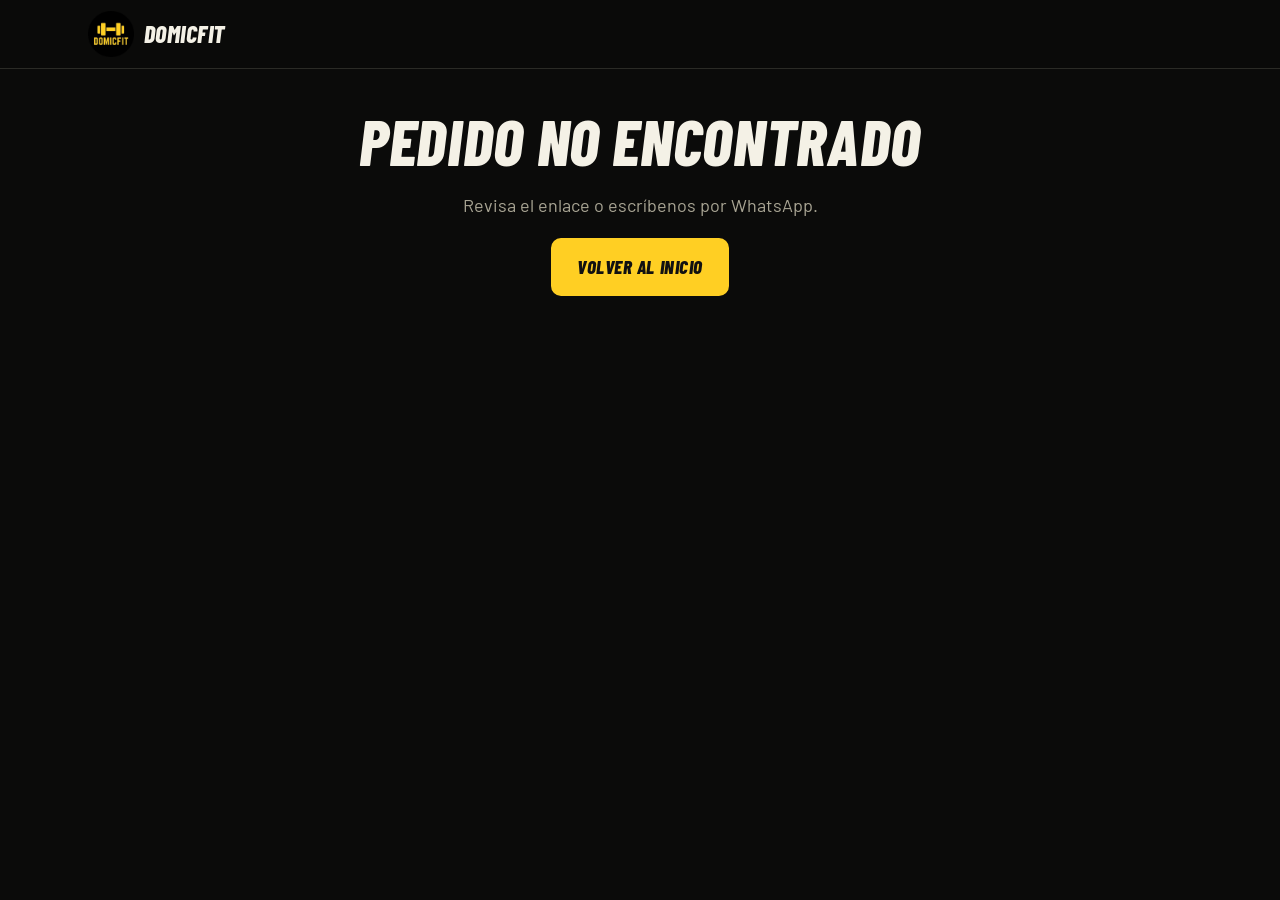
<file: public/pago.html>
<!doctype html>
<html lang="es">
<head>
  <meta charset="utf-8">
  <meta name="viewport" content="width=device-width, initial-scale=1">
  <title>Estado de tu reserva | Domicfit</title>
  <meta name="robots" content="noindex">
  <meta name="theme-color" content="#0B0B0A">
  <link rel="icon" type="image/png" href="assets/img/favicon.png">
  <link rel="preconnect" href="https://fonts.googleapis.com">
  <link rel="preconnect" href="https://fonts.gstatic.com" crossorigin>
  <link href="https://fonts.googleapis.com/css2?family=Barlow+Condensed:ital,wght@1,700;1,800&family=Barlow:wght@400;500;600;700&display=swap" rel="stylesheet">
  <link rel="stylesheet" href="assets/css/styles.css">
</head>
<body class="pagina-simple">
<header class="cabecera">
  <div class="contenedor cabecera__fila">
    <a href="./" class="marca" aria-label="Volver al inicio">
      <img src="assets/img/logo-domicfit-240.png" alt="" width="46" height="46"><span>DOMICFIT</span>
    </a>
  </div>
</header>
<main>
  <div class="contenedor">
    <div class="resultado" data-resultado aria-live="polite">
      <p class="estado-carga">Consultando tu reserva…</p>
    </div>
  </div>
</main>
<script src="assets/js/comun.js"></script>
<script src="assets/js/pago.js"></script>
</body>
</html>
</file>
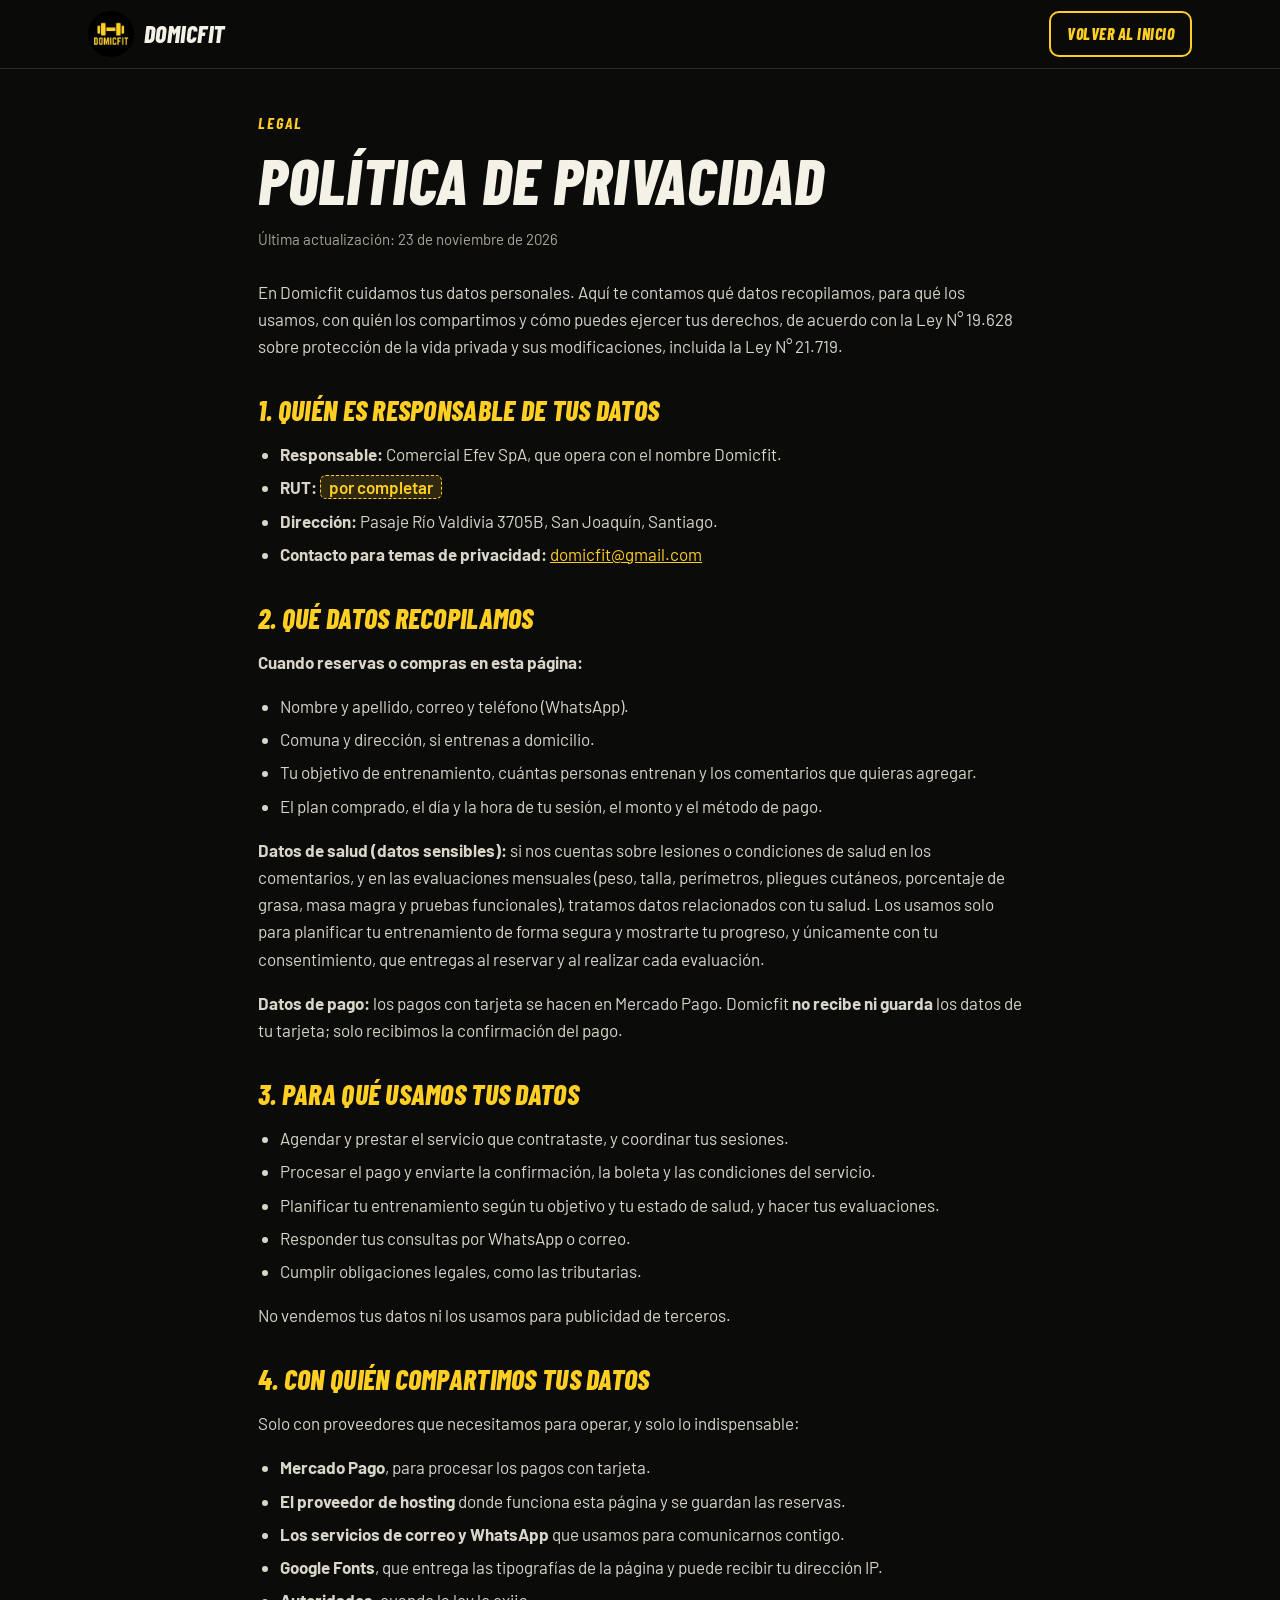
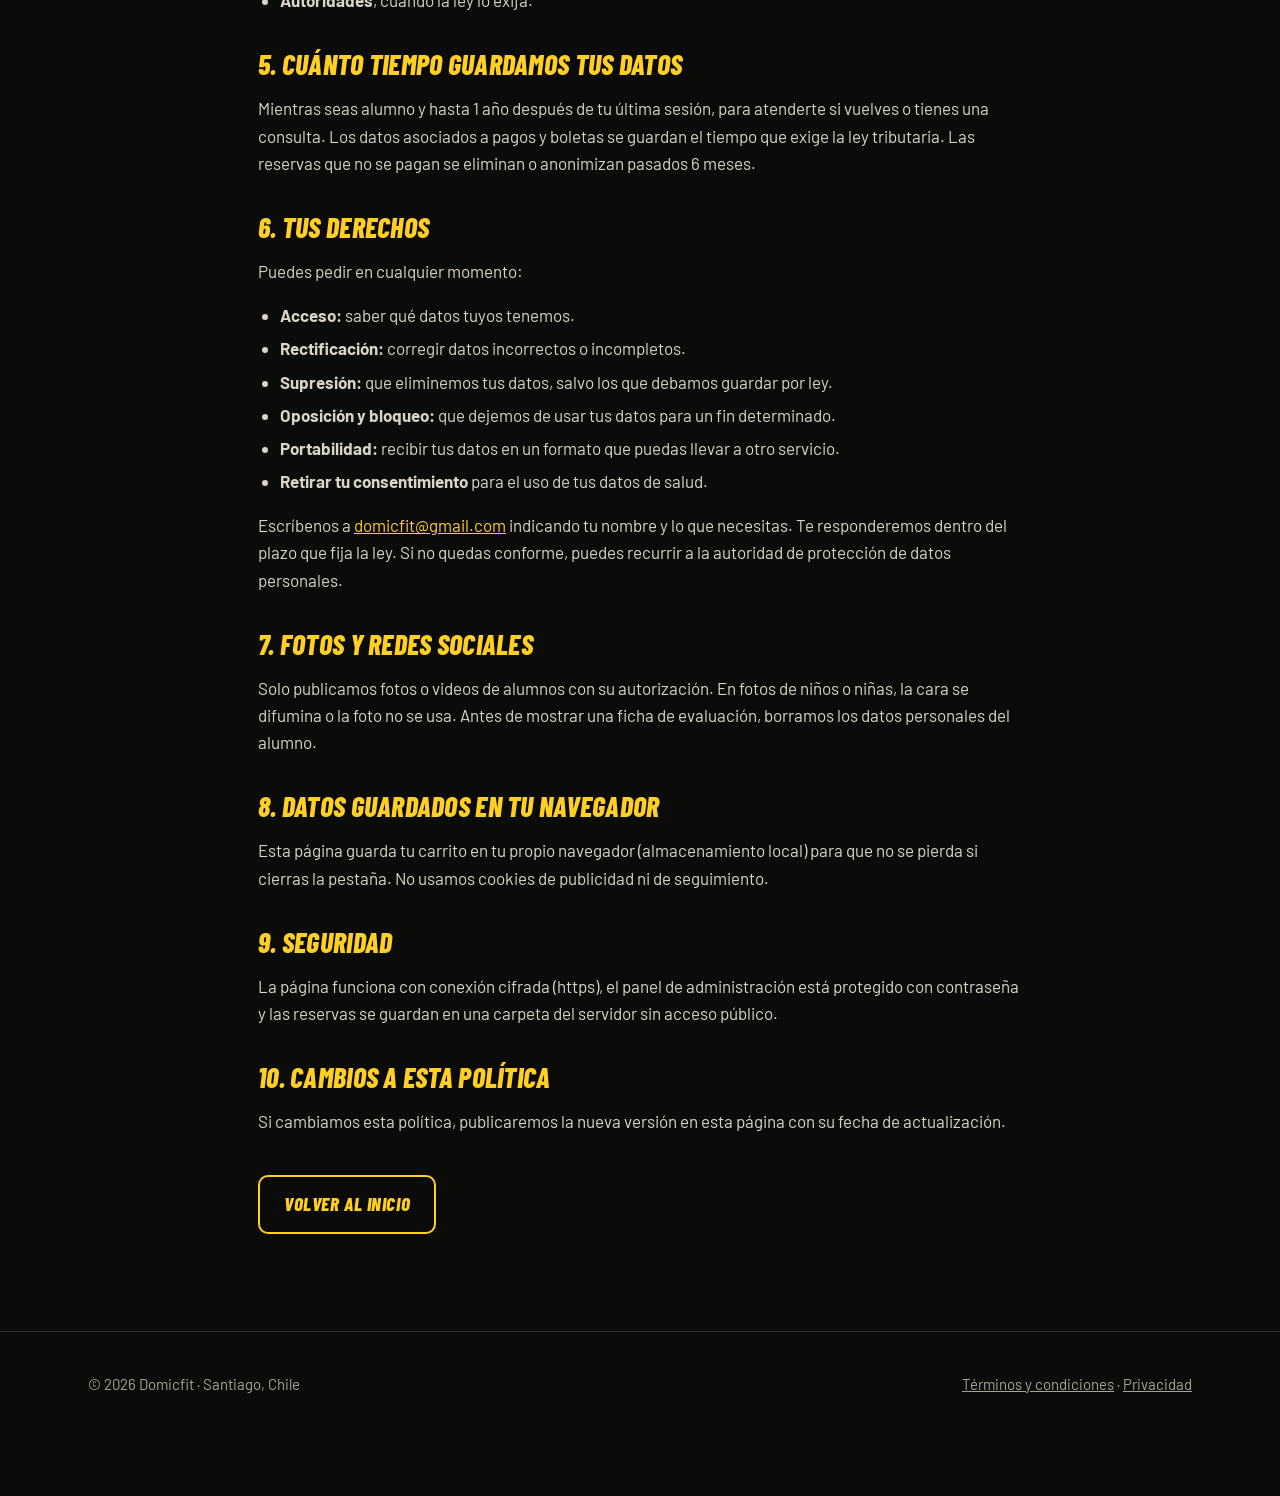
<file: public/privacidad.html>
<!doctype html>
<html lang="es">
<head>
  <meta charset="utf-8">
  <meta name="viewport" content="width=device-width, initial-scale=1">
  <title>Política de privacidad | Domicfit</title>
  <meta name="description" content="Cómo Domicfit recopila, usa y protege tus datos personales.">
  <meta name="theme-color" content="#0B0B0A">
  <link rel="icon" type="image/png" href="assets/img/favicon.png">
  <link rel="preconnect" href="https://fonts.googleapis.com">
  <link rel="preconnect" href="https://fonts.gstatic.com" crossorigin>
  <link href="https://fonts.googleapis.com/css2?family=Barlow+Condensed:ital,wght@1,700;1,800&family=Barlow:wght@400;500;600;700&display=swap" rel="stylesheet">
  <link rel="stylesheet" href="assets/css/styles.css">
</head>
<body class="pagina-simple">
<header class="cabecera">
  <div class="contenedor cabecera__fila">
    <a href="./" class="marca" aria-label="Volver al inicio">
      <img src="assets/img/logo-domicfit-240.png" alt="" width="46" height="46"><span>DOMICFIT</span>
    </a>
    <a href="./" class="boton boton--chico boton--borde">Volver al inicio</a>
  </div>
</header>

<main>
  <article class="contenedor legal">
    <span class="antetitulo">Legal</span>
    <h1>Política de privacidad</h1>
    <p class="legal__fecha">Última actualización: 23 de noviembre de 2026</p>

    <p>En Domicfit cuidamos tus datos personales. Aquí te contamos qué datos recopilamos, para qué los usamos, con quién los compartimos y cómo puedes ejercer tus derechos, de acuerdo con la Ley N° 19.628 sobre protección de la vida privada y sus modificaciones, incluida la Ley N° 21.719.</p>

    <h2>1. Quién es responsable de tus datos</h2>
    <ul>
      <li><strong>Responsable:</strong> Comercial Efev SpA, que opera con el nombre Domicfit.</li>
      <li><strong>RUT:</strong> <span class="pendiente">por completar</span></li>
      <li><strong>Dirección:</strong> Pasaje Río Valdivia 3705B, San Joaquín, Santiago.</li>
      <li><strong>Contacto para temas de privacidad:</strong> <a href="mailto:domicfit@gmail.com">domicfit@gmail.com</a></li>
    </ul>

    <h2>2. Qué datos recopilamos</h2>
    <p><strong>Cuando reservas o compras en esta página:</strong></p>
    <ul>
      <li>Nombre y apellido, correo y teléfono (WhatsApp).</li>
      <li>Comuna y dirección, si entrenas a domicilio.</li>
      <li>Tu objetivo de entrenamiento, cuántas personas entrenan y los comentarios que quieras agregar.</li>
      <li>El plan comprado, el día y la hora de tu sesión, el monto y el método de pago.</li>
    </ul>
    <p><strong>Datos de salud (datos sensibles):</strong> si nos cuentas sobre lesiones o condiciones de salud en los comentarios, y en las evaluaciones mensuales (peso, talla, perímetros, pliegues cutáneos, porcentaje de grasa, masa magra y pruebas funcionales), tratamos datos relacionados con tu salud. Los usamos solo para planificar tu entrenamiento de forma segura y mostrarte tu progreso, y únicamente con tu consentimiento, que entregas al reservar y al realizar cada evaluación.</p>
    <p><strong>Datos de pago:</strong> los pagos con tarjeta se hacen en Mercado Pago. Domicfit <strong>no recibe ni guarda</strong> los datos de tu tarjeta; solo recibimos la confirmación del pago.</p>

    <h2>3. Para qué usamos tus datos</h2>
    <ul>
      <li>Agendar y prestar el servicio que contrataste, y coordinar tus sesiones.</li>
      <li>Procesar el pago y enviarte la confirmación, la boleta y las condiciones del servicio.</li>
      <li>Planificar tu entrenamiento según tu objetivo y tu estado de salud, y hacer tus evaluaciones.</li>
      <li>Responder tus consultas por WhatsApp o correo.</li>
      <li>Cumplir obligaciones legales, como las tributarias.</li>
    </ul>
    <p>No vendemos tus datos ni los usamos para publicidad de terceros.</p>

    <h2>4. Con quién compartimos tus datos</h2>
    <p>Solo con proveedores que necesitamos para operar, y solo lo indispensable:</p>
    <ul>
      <li><strong>Mercado Pago</strong>, para procesar los pagos con tarjeta.</li>
      <li><strong>El proveedor de hosting</strong> donde funciona esta página y se guardan las reservas.</li>
      <li><strong>Los servicios de correo y WhatsApp</strong> que usamos para comunicarnos contigo.</li>
      <li><strong>Google Fonts</strong>, que entrega las tipografías de la página y puede recibir tu dirección IP.</li>
      <li><strong>Autoridades</strong>, cuando la ley lo exija.</li>
    </ul>

    <h2>5. Cuánto tiempo guardamos tus datos</h2>
    <p>Mientras seas alumno y hasta 1 año después de tu última sesión, para atenderte si vuelves o tienes una consulta. Los datos asociados a pagos y boletas se guardan el tiempo que exige la ley tributaria. Las reservas que no se pagan se eliminan o anonimizan pasados 6 meses.</p>

    <h2>6. Tus derechos</h2>
    <p>Puedes pedir en cualquier momento:</p>
    <ul>
      <li><strong>Acceso:</strong> saber qué datos tuyos tenemos.</li>
      <li><strong>Rectificación:</strong> corregir datos incorrectos o incompletos.</li>
      <li><strong>Supresión:</strong> que eliminemos tus datos, salvo los que debamos guardar por ley.</li>
      <li><strong>Oposición y bloqueo:</strong> que dejemos de usar tus datos para un fin determinado.</li>
      <li><strong>Portabilidad:</strong> recibir tus datos en un formato que puedas llevar a otro servicio.</li>
      <li><strong>Retirar tu consentimiento</strong> para el uso de tus datos de salud.</li>
    </ul>
    <p>Escríbenos a <a href="mailto:domicfit@gmail.com">domicfit@gmail.com</a> indicando tu nombre y lo que necesitas. Te responderemos dentro del plazo que fija la ley. Si no quedas conforme, puedes recurrir a la autoridad de protección de datos personales.</p>

    <h2>7. Fotos y redes sociales</h2>
    <p>Solo publicamos fotos o videos de alumnos con su autorización. En fotos de niños o niñas, la cara se difumina o la foto no se usa. Antes de mostrar una ficha de evaluación, borramos los datos personales del alumno.</p>

    <h2>8. Datos guardados en tu navegador</h2>
    <p>Esta página guarda tu carrito en tu propio navegador (almacenamiento local) para que no se pierda si cierras la pestaña. No usamos cookies de publicidad ni de seguimiento.</p>

    <h2>9. Seguridad</h2>
    <p>La página funciona con conexión cifrada (https), el panel de administración está protegido con contraseña y las reservas se guardan en una carpeta del servidor sin acceso público.</p>

    <h2>10. Cambios a esta política</h2>
    <p>Si cambiamos esta política, publicaremos la nueva versión en esta página con su fecha de actualización.</p>

    <p class="legal__volver"><a href="./" class="boton boton--borde">Volver al inicio</a></p>
  </article>
</main>

<footer class="pie">
  <div class="contenedor pie__fila">
    <span>© <span data-anio></span> Domicfit · Santiago, Chile</span>
    <span><a href="terminos.html">Términos y condiciones</a> · <a href="privacidad.html">Privacidad</a></span>
  </div>
</footer>
<script src="assets/js/comun.js"></script>
</body>
</html>
</file>
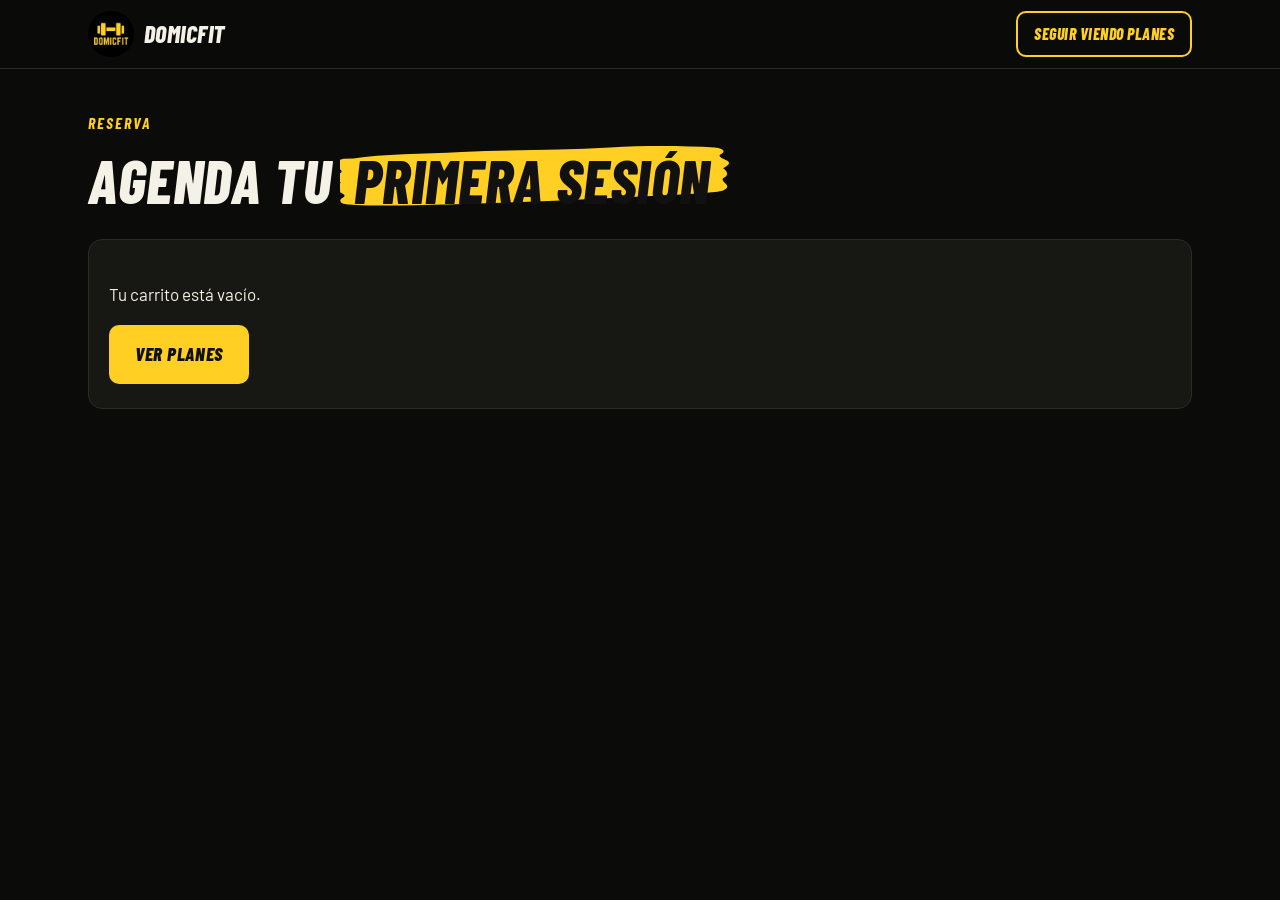
<file: public/reservar.html>
<!doctype html>
<html lang="es">
<head>
  <meta charset="utf-8">
  <meta name="viewport" content="width=device-width, initial-scale=1">
  <title>Reserva y pago | Domicfit</title>
  <meta name="robots" content="noindex">
  <meta name="theme-color" content="#0B0B0A">
  <link rel="icon" type="image/png" href="assets/img/favicon.png">
  <link rel="preconnect" href="https://fonts.googleapis.com">
  <link rel="preconnect" href="https://fonts.gstatic.com" crossorigin>
  <link href="https://fonts.googleapis.com/css2?family=Barlow+Condensed:ital,wght@1,700;1,800&family=Barlow:wght@400;500;600;700&display=swap" rel="stylesheet">
  <link rel="stylesheet" href="assets/css/styles.css">
</head>
<body class="pagina-simple">
<header class="cabecera">
  <div class="contenedor cabecera__fila">
    <a href="./" class="marca" aria-label="Volver al inicio">
      <img src="assets/img/logo-domicfit-240.png" alt="" width="46" height="46"><span>DOMICFIT</span>
    </a>
    <a href="./#planes" class="boton boton--chico boton--borde">Seguir viendo planes</a>
  </div>
</header>

<main>
  <div class="contenedor">
    <div class="seccion__cabeza" style="margin-bottom:28px">
      <span class="antetitulo">Reserva</span>
      <h2>Agenda tu <span class="pincel">primera sesión</span></h2>
    </div>

    <div data-vacio hidden class="paso">
      <p>Tu carrito está vacío.</p>
      <a href="./#planes" class="boton">Ver planes</a>
    </div>

    <form class="pasos" data-formulario novalidate hidden>
      <div>
        <section class="paso">
          <h2><span class="n">1</span>Tus datos</h2>
          <div class="campos">
            <label class="campo ancho">Nombre y apellido <input name="nombre" autocomplete="name" required maxlength="100"></label>
            <label class="campo">Correo <small>Aquí te llega la confirmación</small><input name="email" type="email" autocomplete="email" required maxlength="150"></label>
            <label class="campo">WhatsApp <small>Para coordinar tus sesiones</small><input name="telefono" type="tel" autocomplete="tel" placeholder="+56 9 1234 5678" required maxlength="30"></label>
            <label class="campo">¿Cuántas personas entrenan?
              <select name="personas"><option value="1">1 persona</option><option value="2">2 personas (mismo valor)</option></select>
            </label>
            <label class="campo">Tu objetivo
              <select name="objetivo">
                <option>Bajar de peso</option>
                <option>Ganar masa muscular</option>
                <option>Mejorar condición física</option>
                <option>Rendimiento en fútbol</option>
                <option>Volver a entrenar después de una lesión</option>
                <option>Otro</option>
              </select>
            </label>
            <div class="ancho campos" data-solo-domicilio style="padding:0">
              <label class="campo">Comuna
                <select name="comuna" data-comunas><option value="">Elige tu comuna</option></select>
              </label>
              <label class="campo">Dirección <small>Calle, número y depto. o plaza cercana</small><input name="direccion" autocomplete="street-address" maxlength="200"></label>
            </div>
            <label class="campo ancho">Comentarios <small>(opcional) Lesiones, días que prefieres, etc.</small><textarea name="comentarios" maxlength="1000"></textarea></label>
            <div class="oculto-trampa" aria-hidden="true"><label>No llenar <input name="website" tabindex="-1" autocomplete="off"></label></div>
          </div>
        </section>

        <section class="paso">
          <h2><span class="n">2</span>Día y hora</h2>
          <p class="nota" data-texto-lugar style="margin-bottom:12px"></p>
          <div class="dias" data-dias role="group" aria-label="Elige un día"></div>
          <div data-horas aria-live="polite"><p class="estado-carga">Elige un día para ver las horas disponibles.</p></div>
        </section>

        <section class="paso" data-paso-pago>
          <h2><span class="n">3</span>Pago</h2>
          <div class="opciones">
            <label class="opcion"><input type="radio" name="metodo" value="mercadopago" checked>
              <span><b>Tarjeta de débito o crédito</b><small>Pago seguro con Mercado Pago.</small></span></label>
            <label class="opcion" data-opcion-transferencia hidden><input type="radio" name="metodo" value="transferencia">
              <span><b>Transferencia</b><small data-texto-transferencia>Te enviamos los datos por correo.</small></span></label>
          </div>
        </section>

        <section class="paso">
          <label class="check"><input type="checkbox" name="acepta" required>
            <span>Acepto los <a href="terminos.html" target="_blank">términos y condiciones</a> (el plan se paga completo antes de comenzar y los cambios de clase se avisan con al menos 12 horas de anticipación) y la <a href="privacidad.html" target="_blank">política de privacidad</a>, incluido el uso de los datos de salud que entregue para planificar mi entrenamiento.</span></label>
          <div data-error class="mensaje-error" role="alert" hidden style="margin-top:16px"></div>
          <button type="submit" class="boton boton--bloque" style="margin-top:16px" data-enviar>Confirmar reserva</button>
        </section>
      </div>

      <aside class="resumen" aria-label="Resumen">
        <h2>Resumen</h2>
        <div data-resumen-items></div>
        <div class="resumen__item"><span>Lugar</span><span data-resumen-lugar>—</span></div>
        <div class="resumen__item"><span>Primera sesión</span><span data-resumen-fecha>Por elegir</span></div>
        <div class="total"><span>Total</span><b data-resumen-total>$0</b></div>
        <p class="nota">Las siguientes sesiones de tu plan se coordinan contigo por WhatsApp.</p>
      </aside>
    </form>
  </div>
</main>

<div class="toast" role="status" aria-live="polite" data-toast></div>
<script src="assets/js/comun.js"></script>
<script src="assets/js/reservar.js"></script>
</body>
</html>
</file>
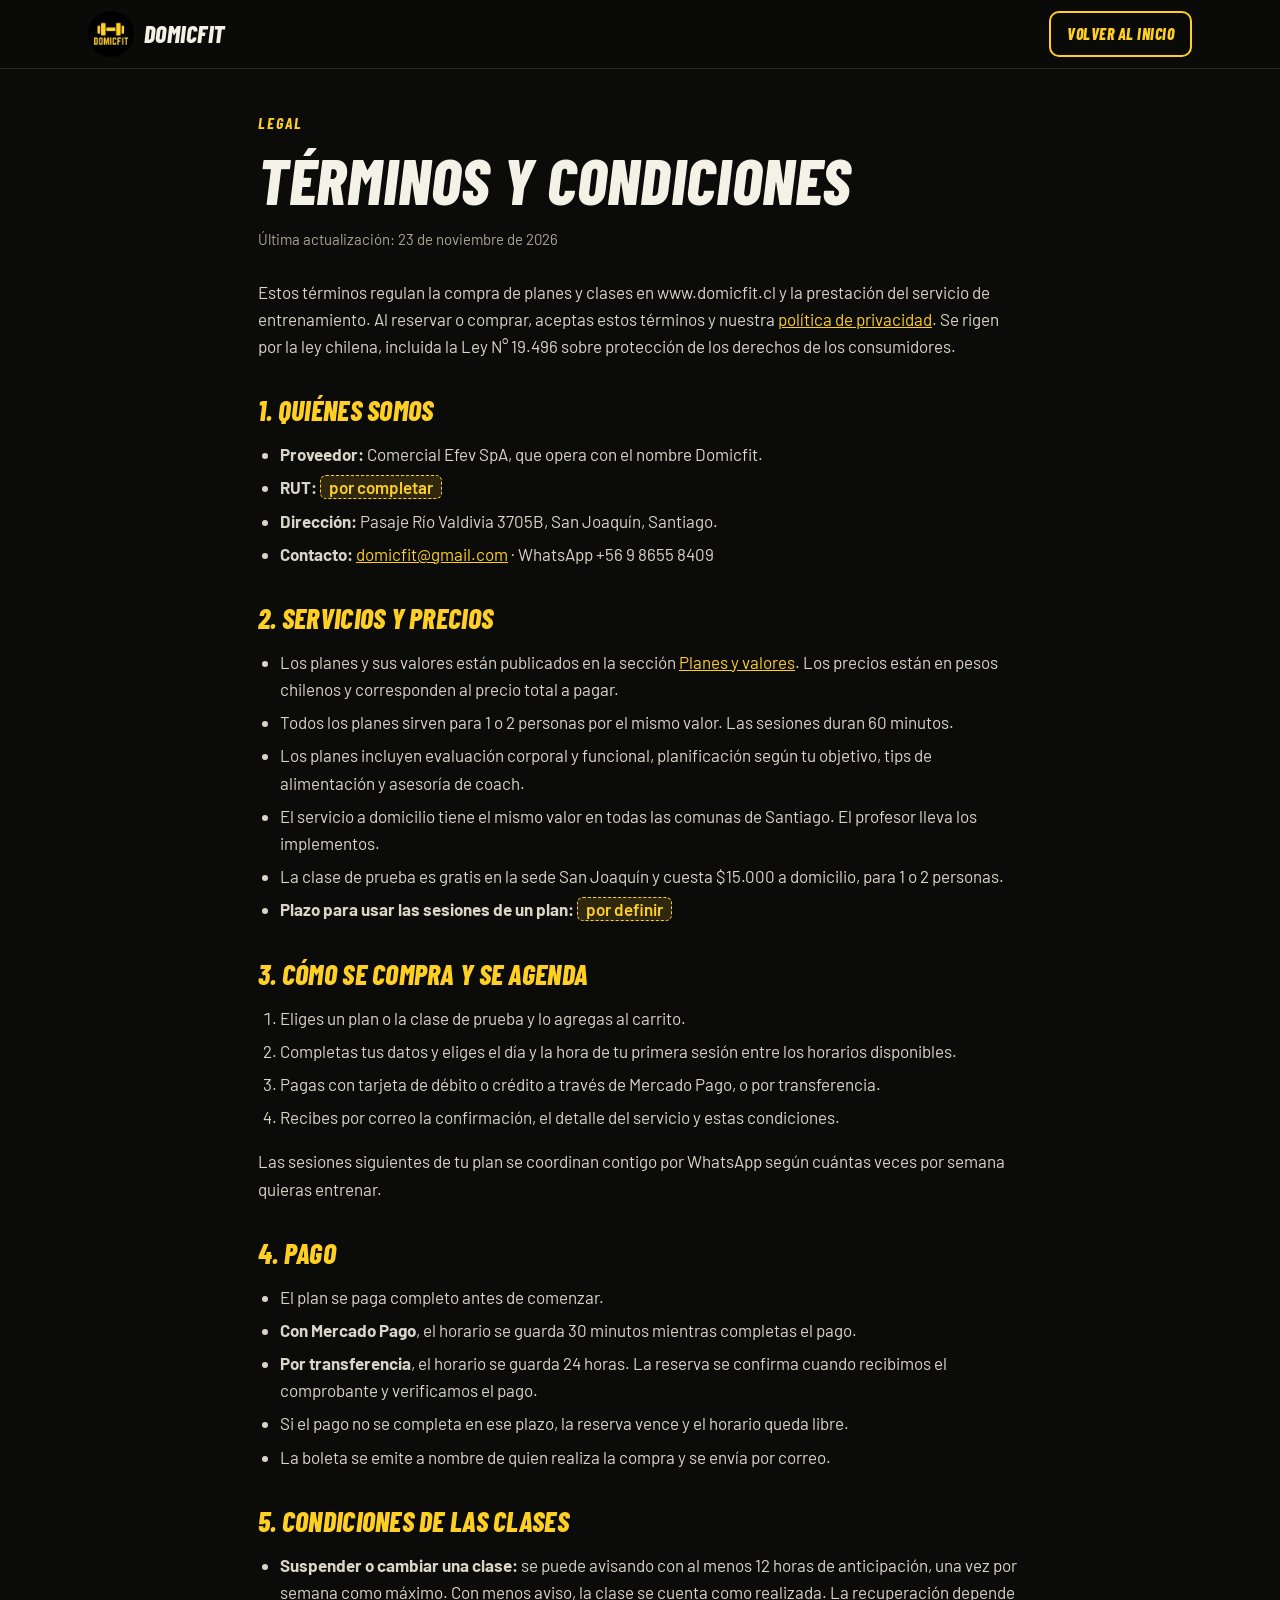
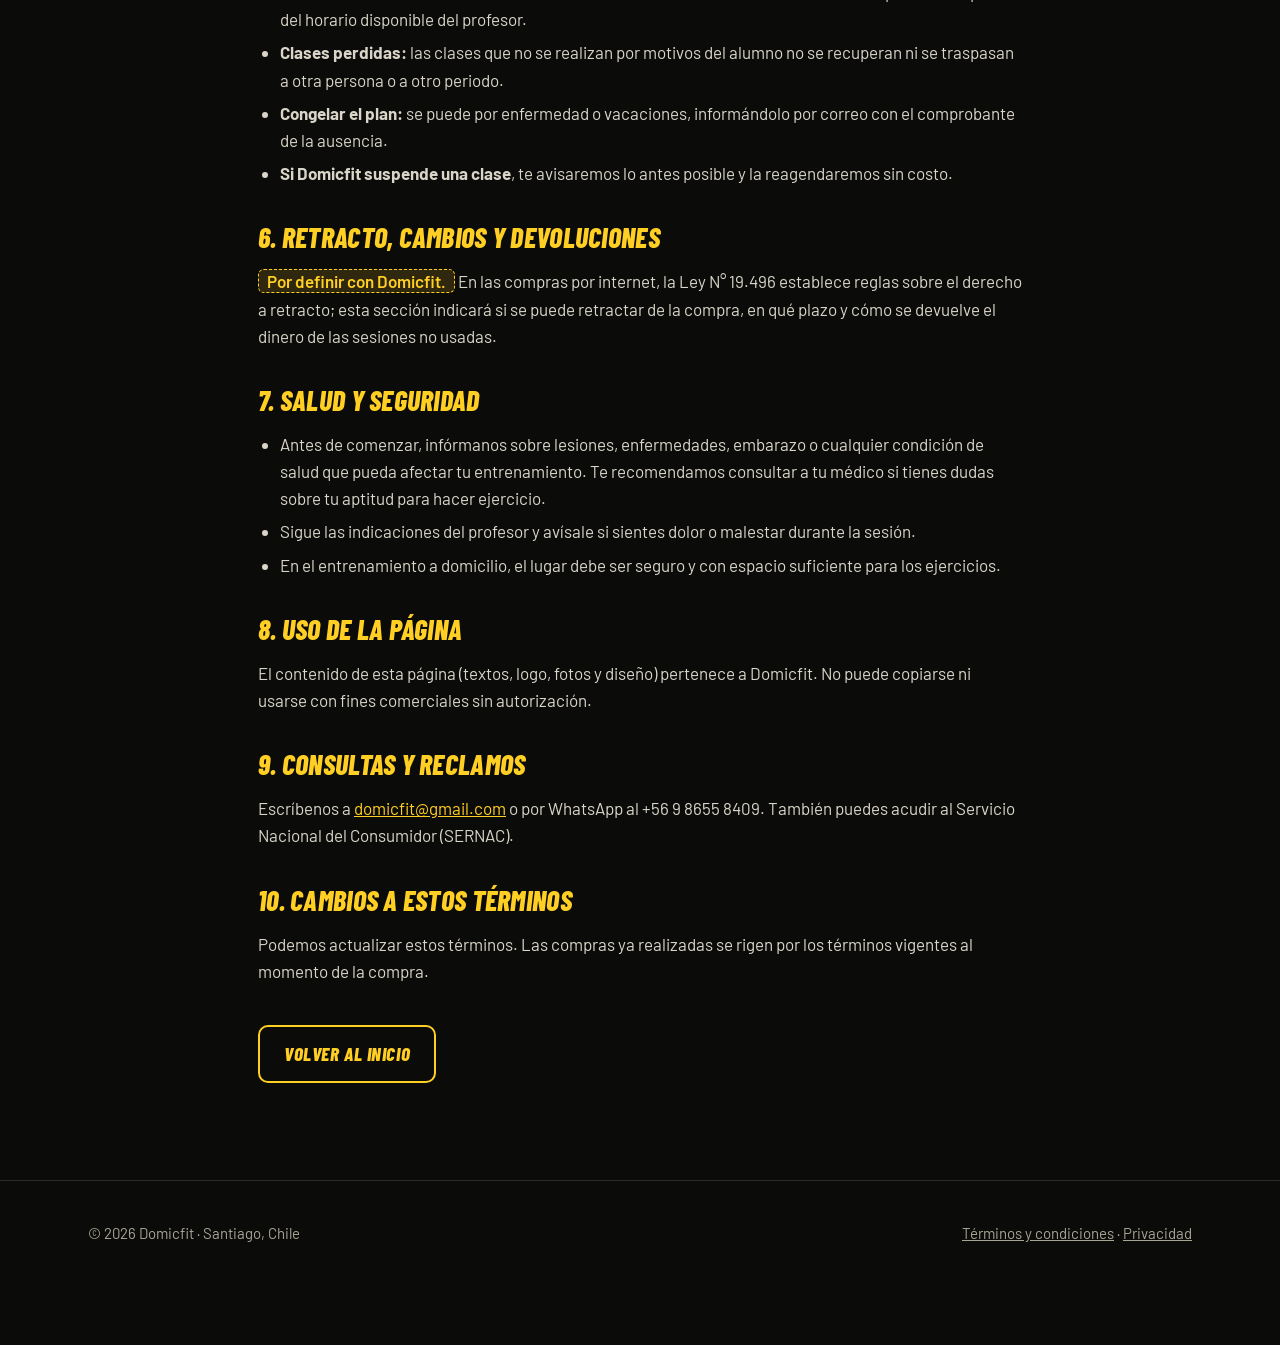
<file: public/terminos.html>
<!doctype html>
<html lang="es">
<head>
  <meta charset="utf-8">
  <meta name="viewport" content="width=device-width, initial-scale=1">
  <title>Términos y condiciones | Domicfit</title>
  <meta name="description" content="Términos y condiciones de compra y del servicio de entrenamiento de Domicfit.">
  <meta name="theme-color" content="#0B0B0A">
  <link rel="icon" type="image/png" href="assets/img/favicon.png">
  <link rel="preconnect" href="https://fonts.googleapis.com">
  <link rel="preconnect" href="https://fonts.gstatic.com" crossorigin>
  <link href="https://fonts.googleapis.com/css2?family=Barlow+Condensed:ital,wght@1,700;1,800&family=Barlow:wght@400;500;600;700&display=swap" rel="stylesheet">
  <link rel="stylesheet" href="assets/css/styles.css">
</head>
<body class="pagina-simple">
<header class="cabecera">
  <div class="contenedor cabecera__fila">
    <a href="./" class="marca" aria-label="Volver al inicio">
      <img src="assets/img/logo-domicfit-240.png" alt="" width="46" height="46"><span>DOMICFIT</span>
    </a>
    <a href="./" class="boton boton--chico boton--borde">Volver al inicio</a>
  </div>
</header>

<main>
  <article class="contenedor legal">
    <span class="antetitulo">Legal</span>
    <h1>Términos y condiciones</h1>
    <p class="legal__fecha">Última actualización: 23 de noviembre de 2026</p>

    <p>Estos términos regulan la compra de planes y clases en www.domicfit.cl y la prestación del servicio de entrenamiento. Al reservar o comprar, aceptas estos términos y nuestra <a href="privacidad.html">política de privacidad</a>. Se rigen por la ley chilena, incluida la Ley N° 19.496 sobre protección de los derechos de los consumidores.</p>

    <h2>1. Quiénes somos</h2>
    <ul>
      <li><strong>Proveedor:</strong> Comercial Efev SpA, que opera con el nombre Domicfit.</li>
      <li><strong>RUT:</strong> <span class="pendiente">por completar</span></li>
      <li><strong>Dirección:</strong> Pasaje Río Valdivia 3705B, San Joaquín, Santiago.</li>
      <li><strong>Contacto:</strong> <a href="mailto:domicfit@gmail.com">domicfit@gmail.com</a> · WhatsApp +56 9 8655 8409</li>
    </ul>

    <h2>2. Servicios y precios</h2>
    <ul>
      <li>Los planes y sus valores están publicados en la sección <a href="./#planes">Planes y valores</a>. Los precios están en pesos chilenos y corresponden al precio total a pagar.</li>
      <li>Todos los planes sirven para 1 o 2 personas por el mismo valor. Las sesiones duran 60 minutos.</li>
      <li>Los planes incluyen evaluación corporal y funcional, planificación según tu objetivo, tips de alimentación y asesoría de coach.</li>
      <li>El servicio a domicilio tiene el mismo valor en todas las comunas de Santiago. El profesor lleva los implementos.</li>
      <li>La clase de prueba es gratis en la sede San Joaquín y cuesta $15.000 a domicilio, para 1 o 2 personas.</li>
      <li><strong>Plazo para usar las sesiones de un plan:</strong> <span class="pendiente">por definir</span></li>
    </ul>

    <h2>3. Cómo se compra y se agenda</h2>
    <ol>
      <li>Eliges un plan o la clase de prueba y lo agregas al carrito.</li>
      <li>Completas tus datos y eliges el día y la hora de tu primera sesión entre los horarios disponibles.</li>
      <li>Pagas con tarjeta de débito o crédito a través de Mercado Pago, o por transferencia.</li>
      <li>Recibes por correo la confirmación, el detalle del servicio y estas condiciones.</li>
    </ol>
    <p>Las sesiones siguientes de tu plan se coordinan contigo por WhatsApp según cuántas veces por semana quieras entrenar.</p>

    <h2>4. Pago</h2>
    <ul>
      <li>El plan se paga completo antes de comenzar.</li>
      <li><strong>Con Mercado Pago</strong>, el horario se guarda 30 minutos mientras completas el pago.</li>
      <li><strong>Por transferencia</strong>, el horario se guarda 24 horas. La reserva se confirma cuando recibimos el comprobante y verificamos el pago.</li>
      <li>Si el pago no se completa en ese plazo, la reserva vence y el horario queda libre.</li>
      <li>La boleta se emite a nombre de quien realiza la compra y se envía por correo.</li>
    </ul>

    <h2>5. Condiciones de las clases</h2>
    <ul>
      <li><strong>Suspender o cambiar una clase:</strong> se puede avisando con al menos 12 horas de anticipación, una vez por semana como máximo. Con menos aviso, la clase se cuenta como realizada. La recuperación depende del horario disponible del profesor.</li>
      <li><strong>Clases perdidas:</strong> las clases que no se realizan por motivos del alumno no se recuperan ni se traspasan a otra persona o a otro periodo.</li>
      <li><strong>Congelar el plan:</strong> se puede por enfermedad o vacaciones, informándolo por correo con el comprobante de la ausencia.</li>
      <li><strong>Si Domicfit suspende una clase</strong>, te avisaremos lo antes posible y la reagendaremos sin costo.</li>
    </ul>

    <h2>6. Retracto, cambios y devoluciones</h2>
    <p><span class="pendiente">Por definir con Domicfit.</span> En las compras por internet, la Ley N° 19.496 establece reglas sobre el derecho a retracto; esta sección indicará si se puede retractar de la compra, en qué plazo y cómo se devuelve el dinero de las sesiones no usadas.</p>

    <h2>7. Salud y seguridad</h2>
    <ul>
      <li>Antes de comenzar, infórmanos sobre lesiones, enfermedades, embarazo o cualquier condición de salud que pueda afectar tu entrenamiento. Te recomendamos consultar a tu médico si tienes dudas sobre tu aptitud para hacer ejercicio.</li>
      <li>Sigue las indicaciones del profesor y avísale si sientes dolor o malestar durante la sesión.</li>
      <li>En el entrenamiento a domicilio, el lugar debe ser seguro y con espacio suficiente para los ejercicios.</li>
    </ul>

    <h2>8. Uso de la página</h2>
    <p>El contenido de esta página (textos, logo, fotos y diseño) pertenece a Domicfit. No puede copiarse ni usarse con fines comerciales sin autorización.</p>

    <h2>9. Consultas y reclamos</h2>
    <p>Escríbenos a <a href="mailto:domicfit@gmail.com">domicfit@gmail.com</a> o por WhatsApp al +56 9 8655 8409. También puedes acudir al Servicio Nacional del Consumidor (SERNAC).</p>

    <h2>10. Cambios a estos términos</h2>
    <p>Podemos actualizar estos términos. Las compras ya realizadas se rigen por los términos vigentes al momento de la compra.</p>

    <p class="legal__volver"><a href="./" class="boton boton--borde">Volver al inicio</a></p>
  </article>
</main>

<footer class="pie">
  <div class="contenedor pie__fila">
    <span>© <span data-anio></span> Domicfit · Santiago, Chile</span>
    <span><a href="terminos.html">Términos y condiciones</a> · <a href="privacidad.html">Privacidad</a></span>
  </div>
</footer>
<script src="assets/js/comun.js"></script>
</body>
</html>
</file>
<file: public/assets/css/styles.css>
/* ============ Domicfit ============ */
:root {
  --fondo: #0B0B0A;
  --tarjeta: #171714;
  --tarjeta-2: #1f1f1b;
  --amarillo: #FFCF23;
  --amarillo-osc: #e6b800;
  --texto: #F4F1E6;
  --gris: #A9A594;
  --borde: #2b2b26;
  --exito: #3ccf73;
  --error: #ff7b6e;
  --radio: 14px;
  --ancho: 1160px;
  --titulo: "Barlow Condensed", "Arial Narrow", sans-serif;
  --cuerpo: "Barlow", system-ui, -apple-system, "Segoe UI", sans-serif;
  color-scheme: dark;
}

* { box-sizing: border-box; }
[hidden] { display: none !important; }
html { scroll-behavior: smooth; scroll-padding-top: 76px; }
html, body { overflow-x: clip; }
body { margin: 0; background: var(--fondo); color: var(--texto); font: 17px/1.6 var(--cuerpo); -webkit-font-smoothing: antialiased; }
img { max-width: 100%; display: block; }
a { color: var(--amarillo); }
button { font: inherit; }
:focus-visible { outline: 3px solid var(--amarillo); outline-offset: 3px; }

h1, h2, h3, .titulo {
  font-family: var(--titulo);
  font-weight: 800;
  font-style: italic;
  text-transform: uppercase;
  line-height: 1;
  letter-spacing: .01em;
  margin: 0;
}
h2 { font-size: clamp(36px, 6vw, 60px); }
h3 { font-size: 26px; }

.contenedor { width: 100%; max-width: var(--ancho); margin: 0 auto; padding: 0 16px; }
@media (min-width: 720px) { .contenedor { padding: 0 28px; } }
.seccion { padding: 80px 0; }
.seccion--alt { background: var(--tarjeta); }
.seccion__cabeza { margin-bottom: 40px; max-width: 720px; }
.seccion__cabeza p { color: var(--gris); margin: 16px 0 0; font-size: 18px; }
.antetitulo { display: inline-block; font-family: var(--titulo); font-style: italic; font-weight: 700; text-transform: uppercase; letter-spacing: .12em; color: var(--amarillo); font-size: 16px; margin-bottom: 12px; }

/* Trazo de pincel detrás de una palabra */
.pincel { position: relative; z-index: 0; display: inline-block; color: #111; padding: .04em .22em .02em .12em; margin: 0 .04em; white-space: nowrap; }
.pincel::before { content: ""; position: absolute; inset: -.04em -.2em -.06em -.1em; background: url("../img/pincel.svg") center / 100% 100% no-repeat; z-index: -1; transform: rotate(-1.2deg); }
.subrayado { color: var(--amarillo); }

/* Botones */
.boton { display: inline-flex; align-items: center; justify-content: center; gap: 8px; min-height: 48px; padding: 12px 24px; border-radius: 10px; border: 2px solid var(--amarillo); background: var(--amarillo); color: #111; font-family: var(--titulo); font-weight: 800; font-style: italic; text-transform: uppercase; font-size: 19px; letter-spacing: .03em; text-decoration: none; cursor: pointer; transition: transform .15s, background .15s; }
.boton:hover { background: var(--amarillo-osc); border-color: var(--amarillo-osc); transform: translateY(-1px); }
.boton--borde { background: transparent; color: var(--amarillo); }
.boton--borde:hover { background: rgba(255, 207, 35, .1); }
.boton--chico { min-height: 40px; padding: 8px 16px; font-size: 16px; }
.boton--bloque { width: 100%; }
.boton[disabled] { opacity: .5; cursor: not-allowed; transform: none; }
.icono { width: 22px; height: 22px; flex: none; }

/* ============ Encabezado ============ */
.cabecera { position: sticky; top: 0; z-index: 50; background: rgba(11, 11, 10, .92); backdrop-filter: blur(10px); border-bottom: 1px solid var(--borde); }
.cabecera__fila { display: flex; align-items: center; justify-content: space-between; gap: 16px; height: 68px; }
.marca { display: flex; align-items: center; gap: 10px; text-decoration: none; color: var(--texto); }
.marca img { width: 46px; height: 46px; }
.marca span { font-family: var(--titulo); font-weight: 800; font-style: italic; font-size: 24px; letter-spacing: .02em; }
.menu { display: none; gap: 22px; }
.menu a { color: var(--texto); text-decoration: none; font-weight: 600; font-size: 15px; }
.menu a:hover { color: var(--amarillo); }
.cabecera__acciones { display: flex; align-items: center; gap: 8px; }
.boton-carrito { position: relative; display: inline-flex; align-items: center; gap: 8px; height: 44px; padding: 0 14px; border-radius: 10px; border: 1px solid var(--borde); background: var(--tarjeta); color: var(--texto); cursor: pointer; font-weight: 600; }
.boton-carrito:hover { border-color: var(--amarillo); }
.contador { min-width: 22px; height: 22px; padding: 0 6px; border-radius: 99px; background: var(--amarillo); color: #111; font-size: 13px; font-weight: 800; display: inline-grid; place-items: center; }
.contador[hidden] { display: none; }
.boton-menu { width: 44px; height: 44px; border-radius: 10px; border: 1px solid var(--borde); background: var(--tarjeta); color: var(--texto); cursor: pointer; display: grid; place-items: center; }
.menu-movil { display: none; border-top: 1px solid var(--borde); padding: 8px 16px 16px; }
.menu-movil.abierto { display: grid; }
.menu-movil a { padding: 12px 0; color: var(--texto); text-decoration: none; font-weight: 600; border-bottom: 1px solid var(--borde); }
@media (min-width: 1000px) {
  .menu { display: flex; }
  .boton-menu, .menu-movil, .menu-movil.abierto { display: none; }
}
@media (max-width: 420px) { .marca span { display: none; } .boton-carrito .texto-carrito { display: none; } }

/* ============ Portada ============ */
.portada { position: relative; overflow: hidden; padding: 64px 0 72px; }
.portada::before { content: ""; position: absolute; width: 760px; height: 760px; right: -260px; top: -200px; background: radial-gradient(circle, rgba(255, 207, 35, .16), transparent 62%); pointer-events: none; }
.portada__grid { position: relative; display: grid; gap: 40px; align-items: center; }
.portada h1 { font-size: clamp(48px, 9.5vw, 104px); }
.portada h1 .linea { display: block; }
.portada__texto { font-size: 19px; color: var(--gris); max-width: 560px; margin: 24px 0 32px; }
.portada__texto strong { color: var(--texto); }
.portada__botones { display: flex; flex-wrap: wrap; gap: 12px; }
.portada__logo { position: relative; justify-self: center; width: min(62vw, 400px); }
.portada__logo img { width: 100%; filter: drop-shadow(0 20px 60px rgba(255, 207, 35, .18)); }
.portada__sello { position: absolute; bottom: 4%; left: -6%; background: var(--amarillo); color: #111; font-family: var(--titulo); font-weight: 800; font-style: italic; text-transform: uppercase; padding: 10px 16px; border-radius: 10px; transform: rotate(-6deg); font-size: 18px; line-height: 1.05; box-shadow: 0 10px 30px rgba(0,0,0,.4); }
.portada__sello small { display: block; font-size: 14px; font-weight: 700; }
.ventajas { position: relative; display: grid; grid-template-columns: repeat(auto-fit, minmax(220px, 1fr)); gap: 12px; margin-top: 56px; }
.ventaja { display: flex; gap: 12px; align-items: flex-start; padding: 16px; background: var(--tarjeta); border: 1px solid var(--borde); border-radius: var(--radio); }
.ventaja .icono { color: var(--amarillo); margin-top: 2px; }
.ventaja strong { display: block; }
.ventaja span { color: var(--gris); font-size: 15px; }
@media (min-width: 900px) {
  .portada { padding: 88px 0 96px; }
  .portada__grid { grid-template-columns: 1.25fr .75fr; }
}

/* Cinta de frases */
.cinta-envoltura { overflow: hidden; padding: 10px 0; }
.cinta { background: var(--amarillo); color: #111; overflow: hidden; transform: rotate(-1.2deg); margin: 0 -20px; }
.cinta__pista { display: flex; gap: 40px; width: max-content; padding: 12px 0; animation: deslizar 32s linear infinite; font-family: var(--titulo); font-weight: 800; font-style: italic; text-transform: uppercase; font-size: 24px; white-space: nowrap; }
.cinta__pista span::after { content: "✦"; margin-left: 40px; }
@keyframes deslizar { to { transform: translateX(-50%); } }
@media (prefers-reduced-motion: reduce) { .cinta__pista { animation: none; } html { scroll-behavior: auto; } }

/* ============ Servicios ============ */
.grid-servicios { display: grid; grid-template-columns: repeat(auto-fill, minmax(280px, 1fr)); gap: 16px; }
.servicio { position: relative; display: flex; flex-direction: column; gap: 10px; padding: 26px 22px 22px; background: var(--tarjeta); border: 1px solid var(--borde); border-radius: var(--radio); transition: border-color .2s, transform .2s; }
.seccion--alt .servicio { background: var(--fondo); }
.servicio:hover { border-color: rgba(255, 207, 35, .5); transform: translateY(-2px); }
.servicio--destacado { border-color: var(--amarillo); }
.servicio__icono { width: 52px; height: 52px; border-radius: 12px; background: rgba(255, 207, 35, .12); color: var(--amarillo); display: grid; place-items: center; }
.servicio__icono svg { width: 28px; height: 28px; }
.servicio h3 { font-size: 28px; }
.servicio p { margin: 0; color: var(--gris); font-size: 16px; flex: 1; }
.servicio__precio { color: var(--texto); font-weight: 700; font-size: 15px; }
.servicio__precio b { color: var(--amarillo); }
.etiqueta { position: absolute; top: -12px; right: 16px; background: var(--amarillo); color: #111; font-family: var(--titulo); font-weight: 800; font-style: italic; text-transform: uppercase; font-size: 14px; padding: 4px 10px; border-radius: 6px; }
.servicio .boton { align-self: flex-start; margin-top: 6px; }

/* ============ Planes ============ */
.pestanas { display: inline-flex; padding: 5px; gap: 4px; background: var(--fondo); border: 1px solid var(--borde); border-radius: 12px; margin-bottom: 20px; flex-wrap: wrap; }
.pestana { border: 0; background: transparent; color: var(--gris); padding: 10px 18px; border-radius: 9px; cursor: pointer; font-family: var(--titulo); font-weight: 800; font-style: italic; text-transform: uppercase; font-size: 19px; }
.pestana[aria-selected="true"] { background: var(--amarillo); color: #111; }
.planes__nota { color: var(--gris); margin: 0 0 24px; }
.grid-planes { display: grid; grid-template-columns: repeat(auto-fit, minmax(160px, 1fr)); gap: 14px; }
@media (max-width: 400px) { .grid-planes { grid-template-columns: 1fr 1fr; gap: 10px; } .plan { padding: 18px 14px 14px; } .plan__sesiones b { font-size: 44px; } .plan__precio { font-size: 22px; } }
.suelta { display: flex; flex-wrap: wrap; align-items: center; justify-content: space-between; gap: 12px; margin-top: 14px; padding: 14px 20px; border: 1px solid var(--borde); border-radius: var(--radio); background: var(--fondo); }
.suelta b { color: var(--amarillo); }
.plan { position: relative; display: flex; flex-direction: column; gap: 6px; padding: 22px 20px 20px; background: var(--fondo); border: 1px solid var(--borde); border-radius: var(--radio); }
.plan--mejor { border-color: var(--amarillo); box-shadow: 0 0 0 1px var(--amarillo) inset; }
.plan__sesiones { font-family: var(--titulo); font-weight: 800; font-style: italic; text-transform: uppercase; font-size: 22px; }
.plan__sesiones b { font-size: 54px; color: var(--amarillo); line-height: .9; display: block; }
.plan__precio { font-size: 26px; font-weight: 700; margin-top: 6px; }
.plan__por { color: var(--gris); font-size: 15px; margin-bottom: 12px; }
.plan .boton { margin-top: auto; }
.plan .boton.agregado { background: transparent; color: var(--amarillo); }
.incluye { margin-top: 32px; display: grid; gap: 24px; padding: 24px; border-radius: var(--radio); border: 1px dashed #3d3d35; }
.incluye ul { list-style: none; padding: 0; margin: 12px 0 0; display: grid; grid-template-columns: repeat(auto-fit, minmax(220px, 1fr)); gap: 10px 20px; }
.incluye li { display: flex; gap: 10px; align-items: flex-start; }
.incluye li::before { content: ""; flex: none; width: 20px; height: 20px; margin-top: 3px; border-radius: 50%; background: var(--amarillo) url("data:image/svg+xml,%3Csvg xmlns='http://www.w3.org/2000/svg' viewBox='0 0 24 24' fill='none' stroke='%23111' stroke-width='3.5' stroke-linecap='round' stroke-linejoin='round'%3E%3Cpath d='M5 12l5 5L19 7'/%3E%3C/svg%3E") center / 13px no-repeat; }
.prueba { display: grid; gap: 16px; align-items: center; padding: 24px; border-radius: var(--radio); background: linear-gradient(120deg, rgba(255,207,35,.16), rgba(255,207,35,.03)); border: 1px solid rgba(255,207,35,.4); margin-bottom: 28px; }
.prueba h3 { font-size: 32px; }
.prueba p { margin: 6px 0 0; color: var(--gris); }
.prueba__botones { display: flex; flex-wrap: wrap; gap: 10px; }
@media (min-width: 860px) { .prueba { grid-template-columns: 1fr auto; } }

/* ============ Evaluación ============ */
.grid-evaluacion { display: grid; gap: 16px; grid-template-columns: repeat(auto-fit, minmax(240px, 1fr)); }
.bloque { padding: 24px; background: var(--tarjeta); border: 1px solid var(--borde); border-radius: var(--radio); }
.bloque h3 { color: var(--amarillo); margin-bottom: 10px; }
.bloque p, .bloque li { color: var(--gris); font-size: 16px; }
.bloque p { margin: 0; }
.bloque ul { margin: 0; padding-left: 18px; }
.numero { font-family: var(--titulo); font-style: italic; font-weight: 800; font-size: 44px; color: rgba(255, 207, 35, .25); line-height: 1; margin-bottom: 6px; }

/* ============ Horarios ============ */
.grid-lugares { display: grid; gap: 16px; grid-template-columns: repeat(auto-fit, minmax(300px, 1fr)); }
.lugar { padding: 28px 24px; background: var(--fondo); border: 1px solid var(--borde); border-radius: var(--radio); display: flex; flex-direction: column; gap: 14px; }
.lugar h3 { font-size: 34px; }
.lugar dl { margin: 0; display: grid; gap: 12px; }
.lugar dt { font-weight: 700; color: var(--amarillo); font-size: 14px; text-transform: uppercase; letter-spacing: .06em; }
.lugar dd { margin: 2px 0 0; }
.horas { display: flex; flex-wrap: wrap; gap: 6px; margin-top: 6px; }
.horas span { padding: 4px 10px; border-radius: 6px; background: var(--tarjeta-2); font-weight: 600; font-size: 15px; }
.lugar .boton { align-self: flex-start; margin-top: auto; }

/* ============ Equipo ============ */
.grid-equipo { display: grid; gap: 16px; grid-template-columns: repeat(auto-fill, minmax(260px, 1fr)); }
.profe { background: var(--tarjeta); border: 1px solid var(--borde); border-radius: var(--radio); overflow: hidden; }
.profe__foto { aspect-ratio: 1; background: #0f0f0d; display: grid; place-items: center; }
.profe__foto img { width: 100%; height: 100%; object-fit: cover; }
.profe__foto img.sin-foto { width: 55%; height: auto; opacity: .9; }
.profe__datos { padding: 20px; }
.profe__datos h3 { font-size: 30px; }
.profe__cargo { color: var(--amarillo); font-weight: 700; margin: 4px 0 10px; }
.profe__datos p { color: var(--gris); margin: 0 0 10px; font-size: 16px; }
.profe__datos ul { margin: 0; padding-left: 18px; color: var(--gris); font-size: 15px; }
@media (min-width: 720px) {
  .profe:only-child { grid-column: 1 / -1; display: grid; grid-template-columns: 320px 1fr; max-width: 820px; }
  .profe:only-child .profe__foto { aspect-ratio: auto; height: 100%; min-height: 320px; }
  .profe:only-child .profe__datos { padding: 32px; align-self: center; }
  .profe:only-child .profe__datos h3 { font-size: 40px; }
}
.chips { display: flex; flex-wrap: wrap; gap: 6px; margin-top: 12px; }
.chips span { font-size: 13px; padding: 3px 10px; border-radius: 99px; border: 1px solid #3d3d35; color: var(--texto); }

/* ============ Nosotros ============ */
.nosotros { display: grid; gap: 32px; align-items: center; }
.nosotros p { color: var(--gris); font-size: 18px; }
.cifras { display: grid; grid-template-columns: repeat(3, 1fr); gap: 12px; }
.cifra { text-align: center; padding: 20px 8px; background: var(--fondo); border: 1px solid var(--borde); border-radius: var(--radio); }
.cifra b { display: block; font-family: var(--titulo); font-style: italic; font-weight: 800; font-size: clamp(40px, 7vw, 60px); color: var(--amarillo); line-height: 1; }
.cifra span { color: var(--gris); font-size: 14px; }
@media (min-width: 900px) { .nosotros { grid-template-columns: 1.1fr .9fr; } }

/* ============ Galería y testimonios ============ */
.galeria { display: grid; gap: 10px; grid-template-columns: repeat(auto-fit, minmax(180px, 1fr)); }
.galeria img { width: 100%; aspect-ratio: 4 / 5; object-fit: cover; border-radius: 12px; }
@media (max-width: 520px) { .galeria { grid-template-columns: 1fr 1fr; gap: 8px; } .galeria img { border-radius: 10px; } .galeria img:first-child:nth-last-child(odd) { grid-column: 1 / -1; aspect-ratio: 1; } }
.grid-testimonios { display: grid; gap: 16px; grid-template-columns: repeat(auto-fill, minmax(280px, 1fr)); }
.testimonio { margin: 0; padding: 24px; background: var(--fondo); border: 1px solid var(--borde); border-radius: var(--radio); }
.testimonio blockquote { margin: 0 0 14px; font-size: 17px; }
.testimonio blockquote::before { content: "“"; display: block; font-family: var(--titulo); font-size: 64px; line-height: .6; color: var(--amarillo); }
.testimonio figcaption { color: var(--gris); font-size: 15px; }
.testimonio figcaption b { color: var(--texto); }

/* ============ Preguntas ============ */
.faq { display: grid; gap: 10px; max-width: 860px; }
.faq details { background: var(--tarjeta); border: 1px solid var(--borde); border-radius: 12px; }
.faq summary { cursor: pointer; list-style: none; padding: 18px 52px 18px 20px; position: relative; font-weight: 700; font-size: 18px; }
.faq summary::-webkit-details-marker { display: none; }
.faq summary::after { content: "+"; position: absolute; right: 20px; top: 50%; transform: translateY(-50%); color: var(--amarillo); font-size: 28px; font-weight: 400; }
.faq details[open] summary::after { content: "–"; }
.faq details > div { padding: 0 20px 18px; color: var(--gris); }
.faq details > div p, .faq details > div ul { margin: 0 0 8px; }
.condiciones { margin-top: 40px; }

/* ============ Contacto ============ */
.contacto { display: grid; gap: 32px; align-items: start; }
.contacto__datos { display: grid; gap: 12px; }
.dato { display: flex; gap: 14px; align-items: center; padding: 16px 18px; background: var(--fondo); border: 1px solid var(--borde); border-radius: 12px; color: var(--texto); text-decoration: none; }
a.dato:hover { border-color: var(--amarillo); }
.dato .icono { color: var(--amarillo); }
.dato small { display: block; color: var(--gris); font-size: 13px; }
.redes { display: flex; flex-wrap: wrap; gap: 8px; }
.redes a { padding: 8px 14px; border-radius: 99px; border: 1px solid #3d3d35; color: var(--texto); text-decoration: none; font-weight: 600; font-size: 15px; }
.redes a:hover { border-color: var(--amarillo); color: var(--amarillo); }
@media (min-width: 900px) { .contacto { grid-template-columns: 1fr 1fr; } }
.resena { margin-top: 28px; padding: 20px; border: 1px solid var(--borde); border-radius: var(--radio); background: var(--fondo); }
.resena__estrellas { color: var(--amarillo); font-size: 22px; letter-spacing: 3px; }
.resena p { margin: 6px 0 14px; color: var(--gris); }
.resena p strong { color: var(--texto); }

/* ============ Pie ============ */
.pie { padding: 40px 0 100px; border-top: 1px solid var(--borde); color: var(--gris); font-size: 15px; }
.pie__fila { display: flex; flex-wrap: wrap; gap: 16px; justify-content: space-between; align-items: center; }
.pie img { width: 56px; height: 56px; }
.pie a { color: var(--gris); }

/* Botón flotante de WhatsApp */
.whatsapp-flotante { position: fixed; right: 16px; bottom: 16px; z-index: 40; width: 58px; height: 58px; border-radius: 50%; background: #25D366; color: #fff; display: grid; place-items: center; box-shadow: 0 8px 24px rgba(0, 0, 0, .45); transition: transform .2s; }
.whatsapp-flotante:hover { transform: scale(1.06); }
.whatsapp-flotante svg { width: 30px; height: 30px; }

/* ============ Carrito ============ */
.velo { position: fixed; inset: 0; background: rgba(0, 0, 0, .6); z-index: 60; opacity: 0; pointer-events: none; transition: opacity .2s; }
.velo.visible { opacity: 1; pointer-events: auto; }
.carrito { position: fixed; top: 0; right: 0; bottom: 0; z-index: 70; width: min(100%, 420px); background: var(--tarjeta); border-left: 1px solid var(--borde); display: flex; flex-direction: column; transform: translateX(100%); transition: transform .25s ease; }
.carrito.abierto { transform: none; }
.carrito__cabeza { display: flex; justify-content: space-between; align-items: center; padding: 18px 20px; border-bottom: 1px solid var(--borde); }
.carrito__cabeza h2 { font-size: 32px; }
.cerrar { width: 40px; height: 40px; border-radius: 10px; border: 1px solid var(--borde); background: transparent; color: var(--texto); cursor: pointer; font-size: 22px; }
.carrito__lista { flex: 1; overflow-y: auto; padding: 8px 20px; }
.carrito__vacio { color: var(--gris); text-align: center; padding: 40px 0; }
.linea-carrito { display: grid; grid-template-columns: 1fr auto; gap: 6px 12px; padding: 16px 0; border-bottom: 1px solid var(--borde); }
.linea-carrito__nombre { font-weight: 700; }
.linea-carrito__detalle { color: var(--gris); font-size: 14px; }
.linea-carrito__precio { font-weight: 700; text-align: right; }
.cantidad { justify-self: start; display: inline-flex; align-items: center; border: 1px solid var(--borde); border-radius: 8px; overflow: hidden; }
.cantidad button { width: 34px; height: 32px; border: 0; background: var(--tarjeta-2); color: var(--texto); cursor: pointer; font-size: 18px; }
.cantidad span { min-width: 34px; text-align: center; font-weight: 700; }
.quitar { background: none; border: 0; color: var(--gris); text-decoration: underline; cursor: pointer; font-size: 14px; justify-self: end; }
.carrito__pie { padding: 18px 20px 22px; border-top: 1px solid var(--borde); display: grid; gap: 12px; }
.total { display: flex; justify-content: space-between; align-items: baseline; font-size: 18px; }
.total b { font-size: 28px; color: var(--amarillo); }
.nota { color: var(--gris); font-size: 14px; margin: 0; }

/* Aviso flotante */
.toast { position: fixed; left: 50%; bottom: 24px; z-index: 80; transform: translate(-50%, 140%); background: var(--texto); color: #111; padding: 12px 18px; border-radius: 10px; font-weight: 600; box-shadow: 0 10px 30px rgba(0,0,0,.4); transition: transform .25s; max-width: calc(100% - 32px); }
.toast:not(.visible) { visibility: hidden; }
.toast.visible { transform: translate(-50%, 0); }

/* ============ Páginas de reserva y pago ============ */
.pagina-simple { min-height: 100vh; display: flex; flex-direction: column; }
.pagina-simple main { flex: 1; padding: 40px 0 80px; }
.pasos { display: grid; gap: 24px; }
.pasos > * { min-width: 0; }
@media (min-width: 980px) { .pasos { grid-template-columns: minmax(0, 1fr) 360px; align-items: start; } .resumen { position: sticky; top: 92px; } }
.paso { background: var(--tarjeta); border: 1px solid var(--borde); border-radius: var(--radio); padding: 24px 20px; }
.paso + .paso { margin-top: 16px; }
.paso h2 { font-size: 30px; margin-bottom: 16px; display: flex; align-items: center; gap: 12px; }
.paso h2 .n { width: 34px; height: 34px; border-radius: 50%; background: var(--amarillo); color: #111; display: inline-grid; place-items: center; font-size: 20px; font-style: normal; flex: none; }
.campos { display: grid; gap: 14px; grid-template-columns: 1fr; }
@media (min-width: 640px) { .campos { grid-template-columns: 1fr 1fr; } .campos .ancho { grid-column: 1 / -1; } }
label.campo { display: grid; gap: 6px; font-weight: 600; font-size: 15px; }
label.campo small { font-weight: 400; color: var(--gris); }
input, select, textarea { width: 100%; font: inherit; font-size: 16px; color: var(--texto); background: var(--fondo); border: 1px solid #3a3a33; border-radius: 10px; padding: 12px 14px; }
input:focus, select:focus, textarea:focus { outline: none; border-color: var(--amarillo); box-shadow: 0 0 0 3px rgba(255,207,35,.2); }
textarea { min-height: 90px; resize: vertical; }
.opciones { display: grid; gap: 10px; grid-template-columns: repeat(auto-fit, minmax(180px, 1fr)); }
.opcion { position: relative; display: flex; gap: 12px; align-items: flex-start; padding: 14px 16px; border: 1px solid #3a3a33; border-radius: 12px; cursor: pointer; background: var(--fondo); }
.opcion input { width: auto; margin-top: 4px; accent-color: var(--amarillo); }
.opcion:has(input:checked) { border-color: var(--amarillo); background: rgba(255, 207, 35, .07); }
.opcion b { display: block; }
.opcion small { color: var(--gris); font-size: 14px; }
.dias { display: flex; gap: 8px; overflow-x: auto; padding: 4px 2px 10px; scroll-snap-type: x mandatory; }
.dia { flex: none; scroll-snap-align: start; width: 74px; padding: 10px 0; border-radius: 12px; border: 1px solid #3a3a33; background: var(--fondo); color: var(--texto); cursor: pointer; text-align: center; line-height: 1.2; }
.dia small { display: block; color: var(--gris); font-size: 13px; text-transform: capitalize; }
.dia b { font-size: 24px; font-family: var(--titulo); font-style: italic; }
.dia[aria-pressed="true"] { background: var(--amarillo); color: #111; border-color: var(--amarillo); }
.dia[aria-pressed="true"] small { color: #333; }
.horas-disponibles { display: grid; grid-template-columns: repeat(auto-fill, minmax(84px, 1fr)); gap: 8px; margin-top: 8px; }
.hora { padding: 10px 0; border-radius: 10px; border: 1px solid #3a3a33; background: var(--fondo); color: var(--texto); font-weight: 700; cursor: pointer; }
.hora[aria-pressed="true"] { background: var(--amarillo); color: #111; border-color: var(--amarillo); }
.hora:disabled { opacity: .3; text-decoration: line-through; cursor: not-allowed; }
.estado-carga { color: var(--gris); padding: 12px 0; }
.check { display: flex; gap: 10px; align-items: flex-start; font-size: 15px; color: var(--gris); }
.check input { width: 20px; height: 20px; margin-top: 2px; accent-color: var(--amarillo); flex: none; }
.mensaje-error { background: rgba(255, 123, 110, .12); border: 1px solid rgba(255, 123, 110, .5); color: #ffb3aa; border-radius: 10px; padding: 12px 14px; }
.mensaje-ok { background: rgba(60, 207, 115, .12); border: 1px solid rgba(60, 207, 115, .5); border-radius: 10px; padding: 12px 14px; }
.resumen { background: var(--tarjeta); border: 1px solid var(--borde); border-radius: var(--radio); padding: 22px 20px; display: grid; gap: 12px; }
.resumen h2 { font-size: 28px; }
.resumen__item { display: flex; justify-content: space-between; gap: 12px; font-size: 15px; }
.resumen__item span:first-child { color: var(--gris); }
.oculto-trampa { position: absolute; left: -9999px; width: 1px; height: 1px; overflow: hidden; }
.resultado { max-width: 640px; margin: 0 auto; text-align: center; }
.resultado .estado-icono { width: 84px; height: 84px; margin: 0 auto 20px; border-radius: 50%; display: grid; place-items: center; font-size: 44px; font-weight: 800; color: #111; background: var(--amarillo); }
.resultado h1 { font-size: clamp(40px, 8vw, 64px); margin-bottom: 16px; }
.resultado p { color: var(--gris); font-size: 18px; }
.resultado .tarjeta-datos { text-align: left; margin: 24px 0; background: var(--tarjeta); border: 1px solid var(--borde); border-radius: var(--radio); padding: 20px; display: grid; gap: 10px; }
.resultado .botones { display: flex; flex-wrap: wrap; justify-content: center; gap: 10px; margin-top: 16px; }

/* Aviso de la vista previa (solo aparece con assets/js/demo.js) */
.aviso-demo { background: var(--amarillo); color: #111; text-align: center; font-size: 14px; padding: 8px 16px; line-height: 1.4; }

/* Páginas legales */
.legal { max-width: 820px; }
.legal h1 { font-size: clamp(40px, 7vw, 64px); margin-bottom: 8px; }
.legal h2 { font-size: 28px; margin: 36px 0 12px; color: var(--amarillo); }
.legal p, .legal li { color: #d9d5c8; }
.legal ul, .legal ol { padding-left: 22px; }
.legal li { margin-bottom: 6px; }
.legal__fecha { color: var(--gris) !important; font-size: 15px; margin-bottom: 28px; }
.legal__volver { margin-top: 40px; }
.pendiente { background: rgba(255, 207, 35, .15); color: var(--amarillo); border: 1px dashed var(--amarillo); border-radius: 6px; padding: 1px 8px; font-weight: 600; }
</file>
